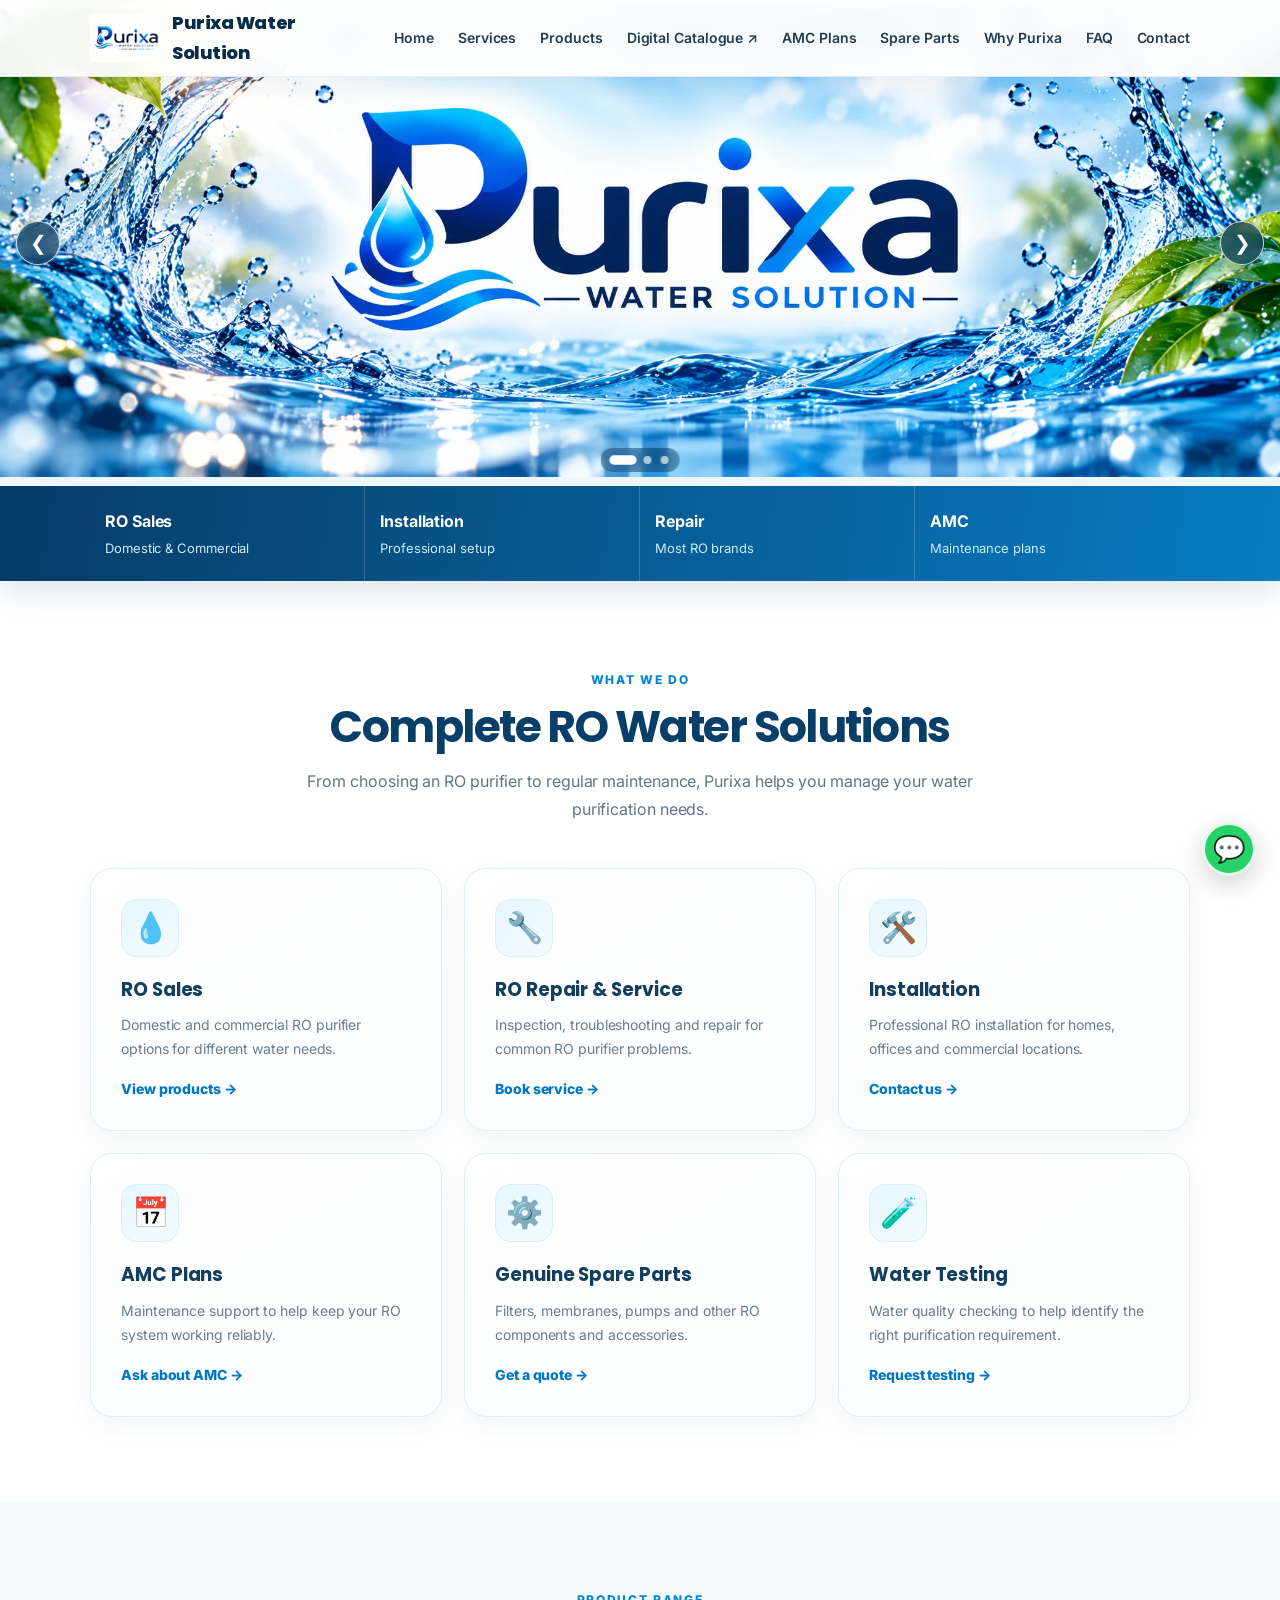
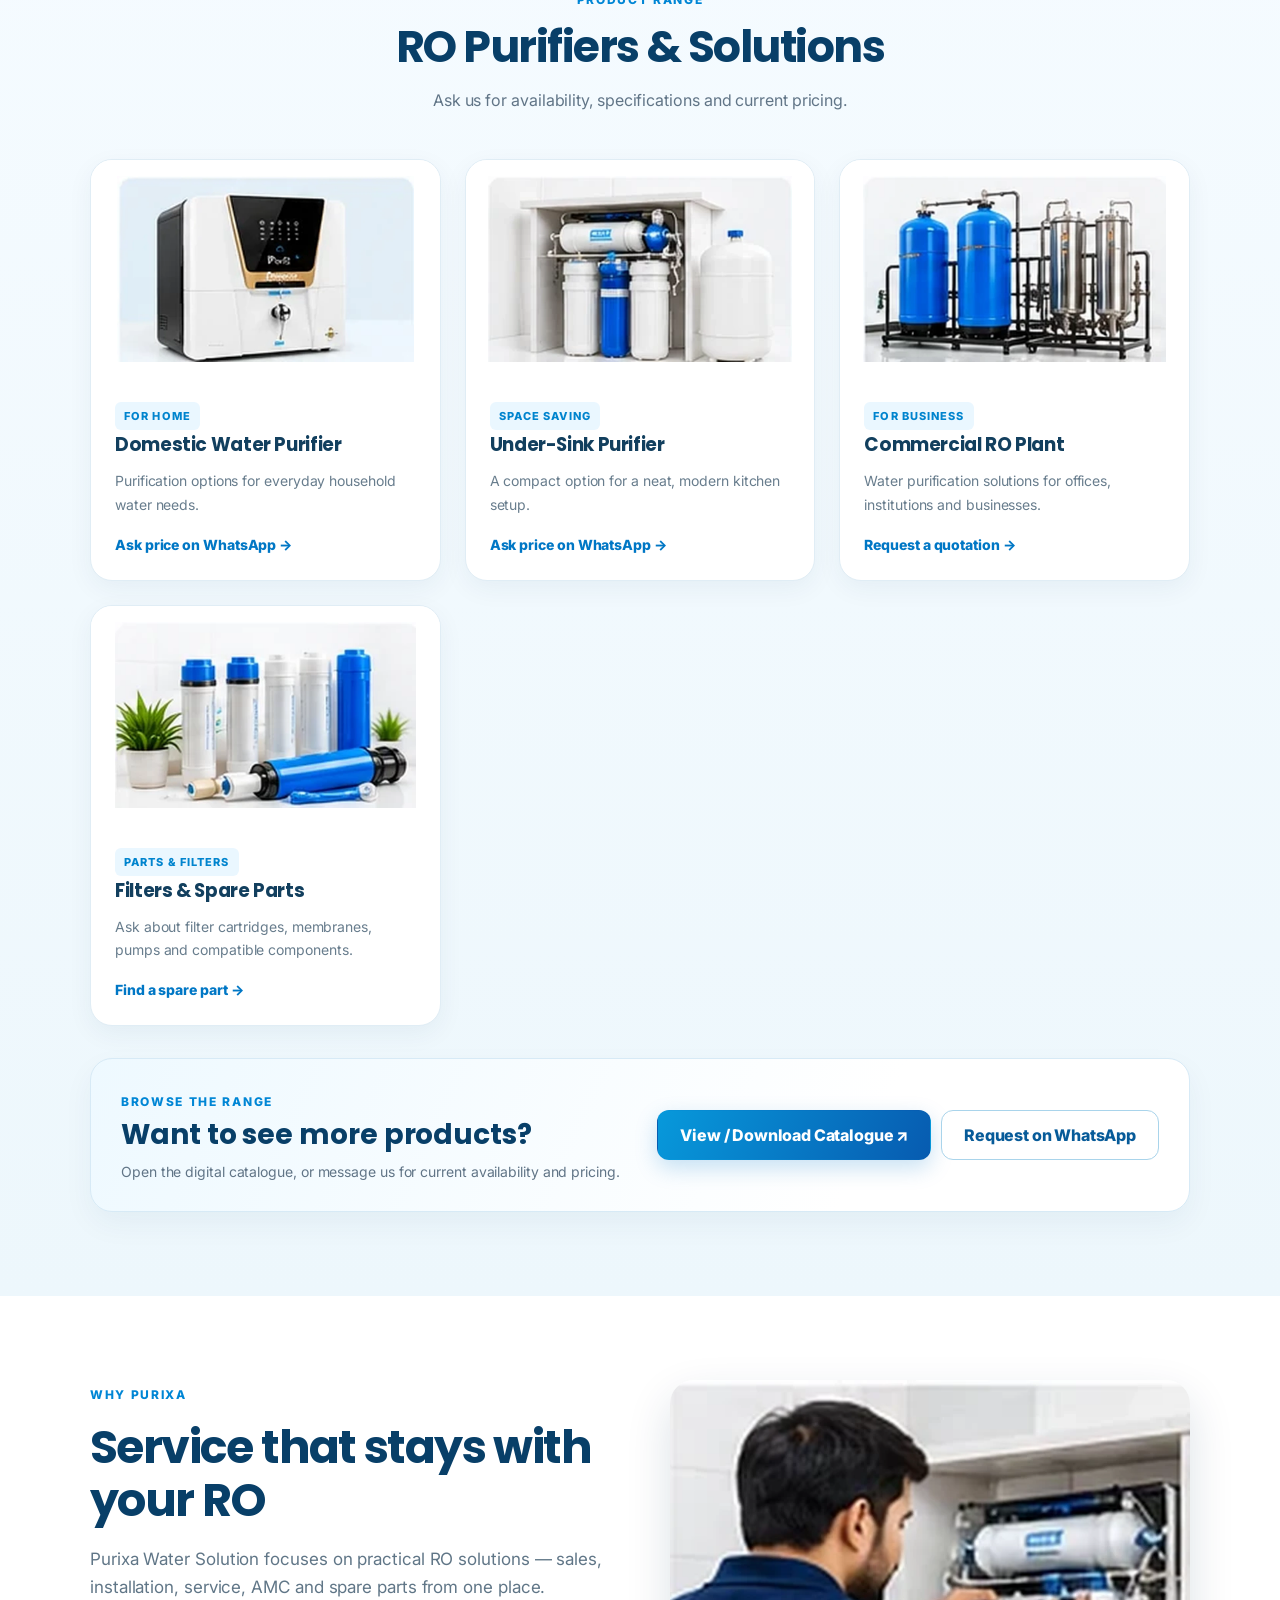
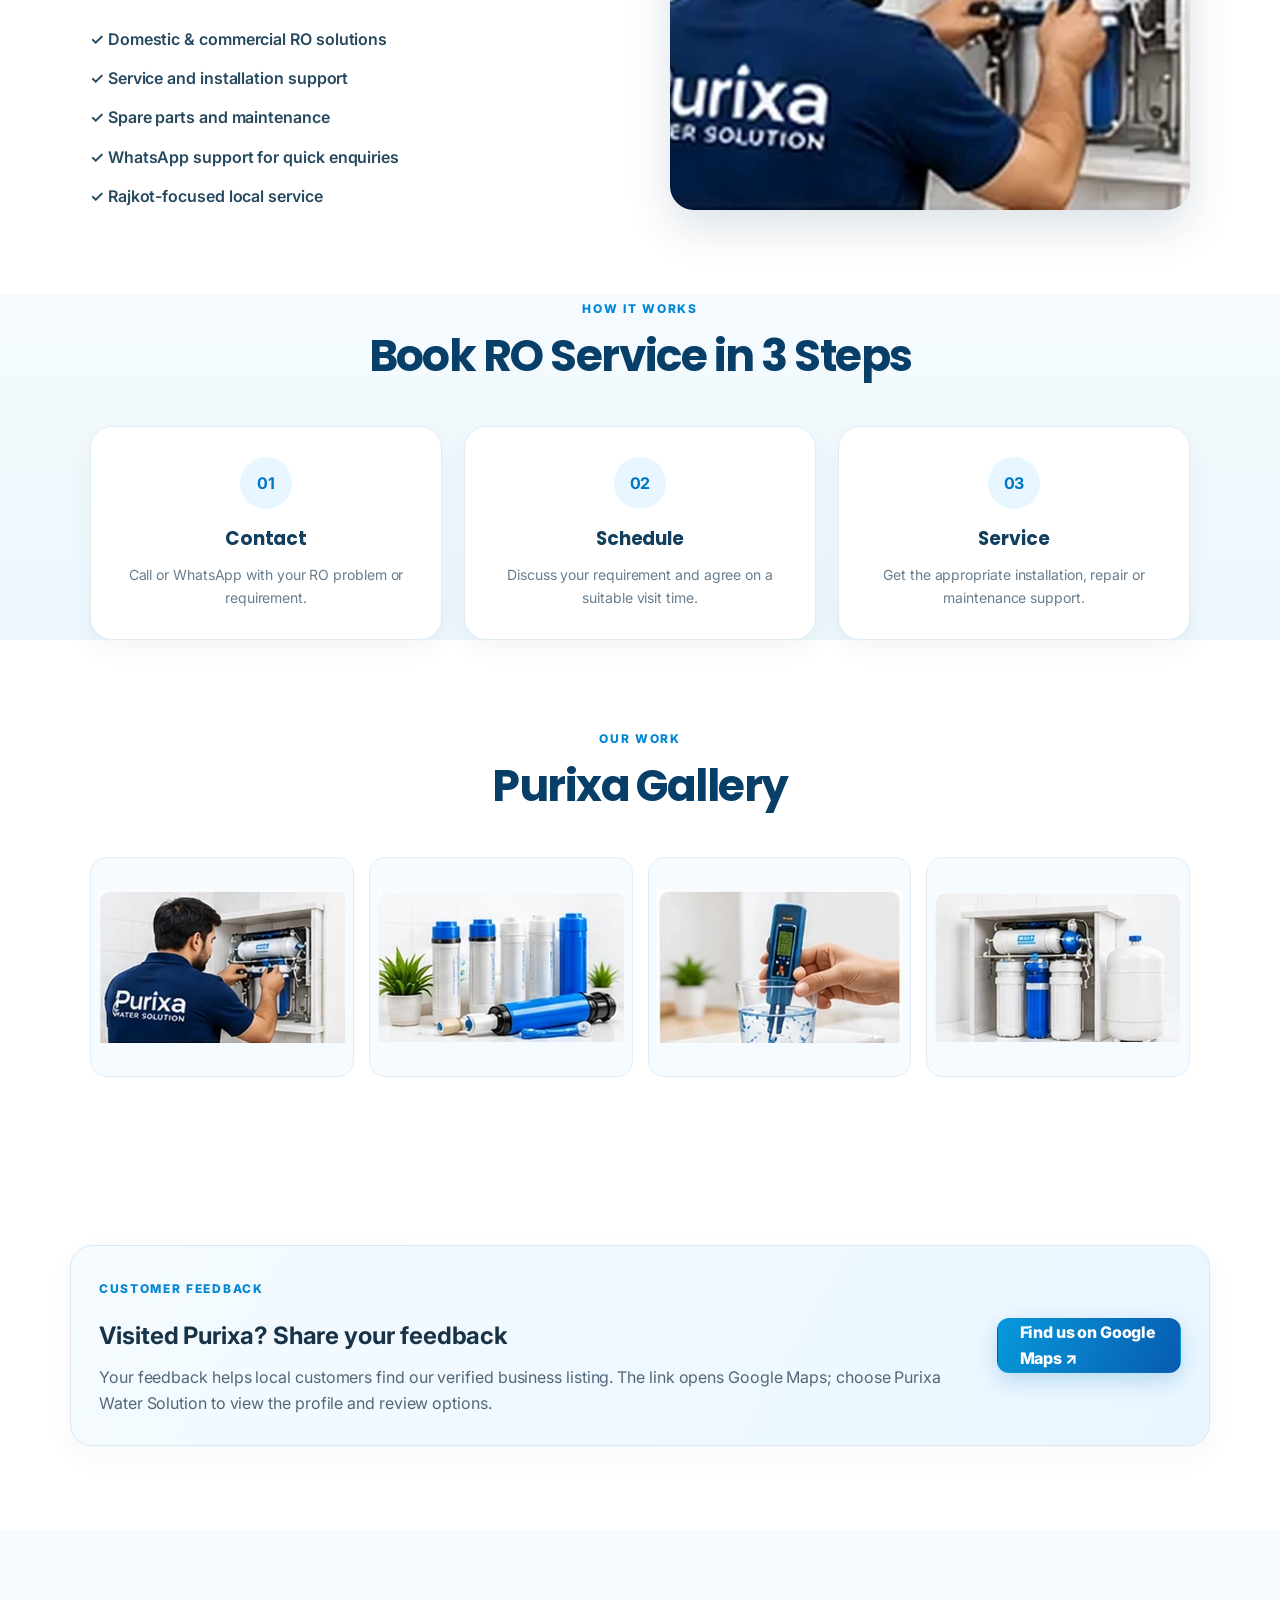
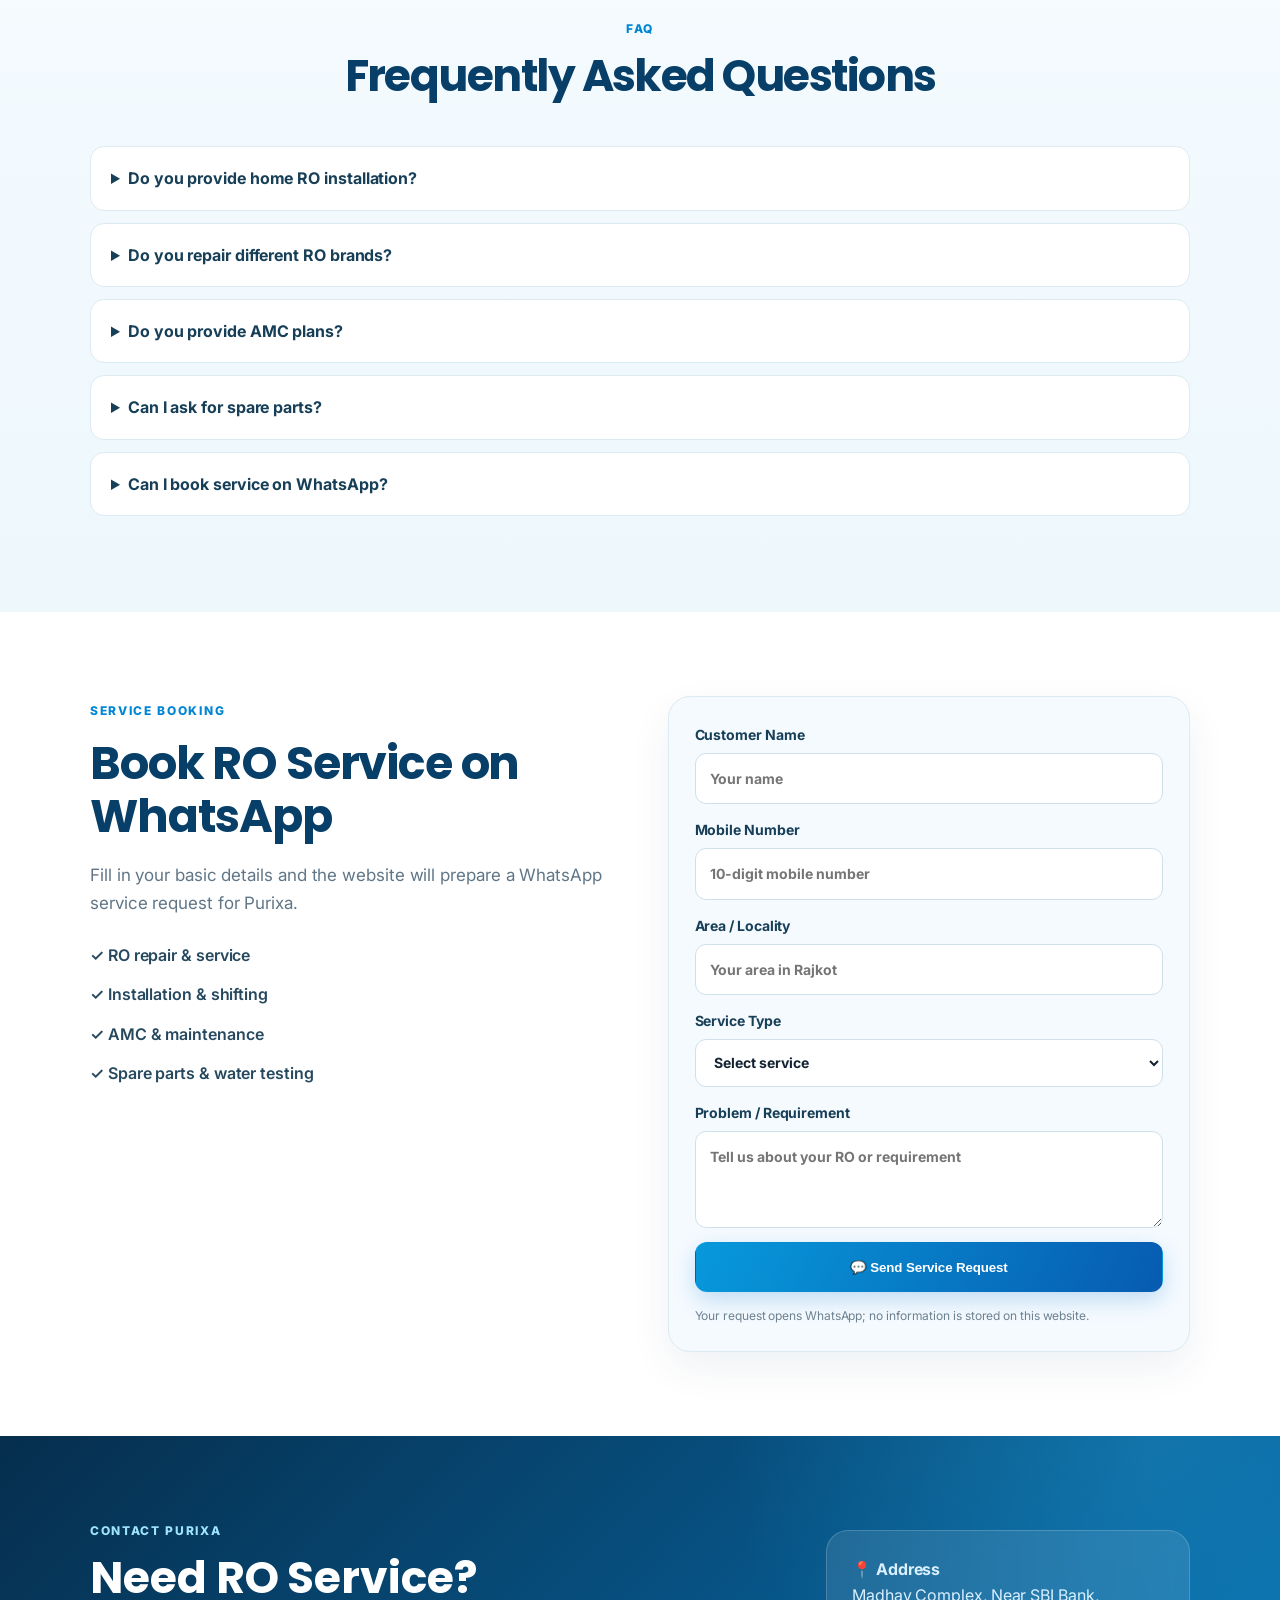
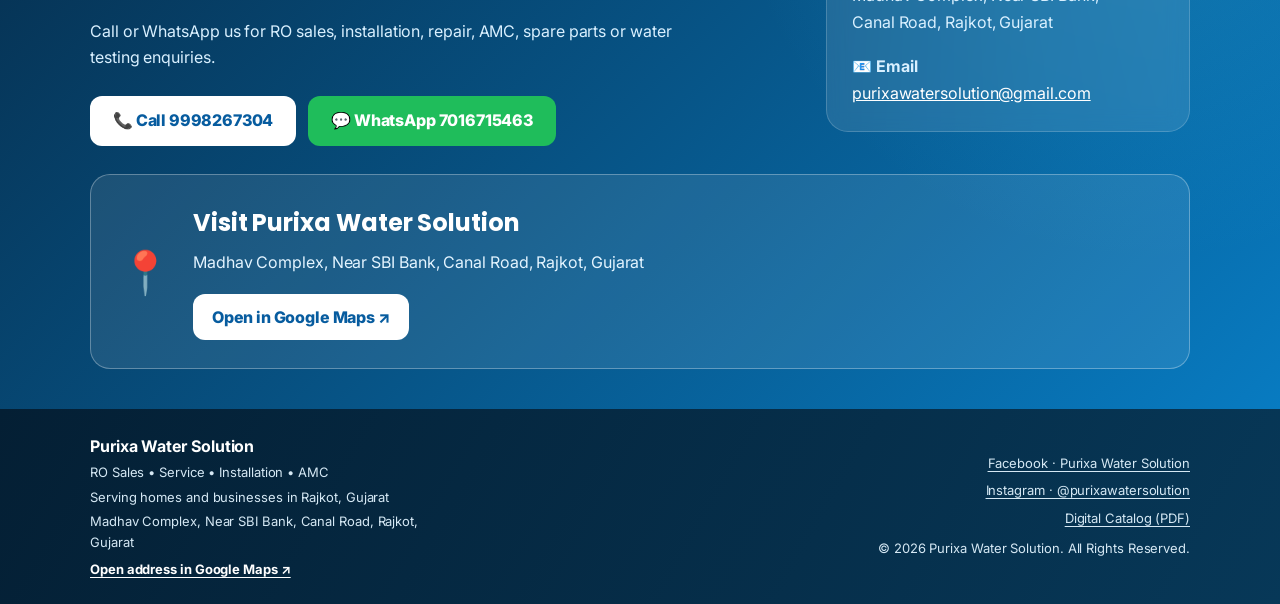
<file: index.html>
<!DOCTYPE html>
<html lang="en-IN">
<head>
<meta charset="UTF-8">
<meta name="viewport" content="width=device-width, initial-scale=1.0">
<title>Purixa Water Solution | RO Service, Sales & Installation in Rajkot</title>
<meta name="description" content="Purixa Water Solution in Rajkot — RO purifier sales, installation, repair, AMC, spare parts and water testing. Call or WhatsApp for service.">
<meta name="theme-color" content="#075c9f">
<meta name="color-scheme" content="light">
<meta property="og:locale" content="en_IN">
<meta name="robots" content="index,follow,max-image-preview:large">
<link rel="canonical" href="https://purixawater.github.io/purixa-website/">
<meta property="og:type" content="website">
<meta property="og:title" content="Purixa Water Solution | RO Service in Rajkot">
<meta property="og:description" content="RO sales, installation, repair, AMC, spare parts and water testing in Rajkot.">
<meta property="og:url" content="https://purixawater.github.io/purixa-website/">
<meta property="og:image" content="https://purixawater.github.io/purixa-website/slide1.webp">
<meta name="twitter:card" content="summary_large_image">
<meta name="twitter:title" content="Purixa Water Solution | RO Service in Rajkot">
<meta name="twitter:description" content="RO sales, installation, repair, AMC, spare parts and water testing in Rajkot.">
<meta name="twitter:image" content="https://purixawater.github.io/purixa-website/slide1.webp">
<link rel="icon" href="Logo.webp" type="image/webp">
<link rel="preconnect" href="https://fonts.googleapis.com">
<link rel="preconnect" href="https://fonts.gstatic.com" crossorigin>
<link href="https://fonts.googleapis.com/css2?family=Inter:wght@400;500;600;700;800&family=Poppins:wght@500;600;700;800&display=swap" rel="stylesheet">
<script type="application/ld+json">
{
  "@context":"https://schema.org",
  "@type":"LocalBusiness",
  "name":"Purixa Water Solution",
  "url":"https://purixawater.github.io/purixa-website/",
  "logo":"https://purixawater.github.io/purixa-website/Logo.webp",
  "image":"https://purixawater.github.io/purixa-website/slide1.webp",
  "telephone":"+919998267304",
  "email":"purixawatersolution@gmail.com",
  "description":"RO purifier sales, installation, repair, AMC, spare parts and water testing service in Rajkot.",
  "address":{"@type":"PostalAddress","streetAddress":"Madhav Complex, Near SBI Bank, Canal Road","addressLocality":"Rajkot","addressRegion":"Gujarat","addressCountry":"IN"},
  "areaServed":{"@type":"City","name":"Rajkot"},
  "sameAs":["https://www.facebook.com/purixawatersolution","https://www.instagram.com/purixawatersolution/","https://wa.me/917016715463"]
}
</script>
<link rel="preload" as="image" href="slide1.webp">
<link rel="stylesheet" href="style.css">
</head>
<body>
<a class="skip-link" href="#main-content">Skip to content</a>

<header class="site-header">
  <div class="container nav-wrap">
    <a class="brand" href="#home" aria-label="Purixa Water Solution home">
      <img src="Logo.webp" alt="Purixa Water Solution logo">
      <span>Purixa Water Solution</span>
    </a>
    <button class="menu-toggle" aria-label="Open menu" aria-controls="primary-navigation" aria-expanded="false">☰</button>
    <nav id="primary-navigation" class="nav-menu" aria-label="Primary navigation">
      <a href="#home">Home</a>
      <a href="#services">Services</a>
      <a href="#products">Products</a>
      <a href="catalogue.html" target="_blank" rel="noopener noreferrer">Digital Catalogue ↗</a>
      <a href="#amc">AMC Plans</a>
      <a href="#spares">Spare Parts</a>
      <a href="#why-us">Why Purixa</a>
      <a href="#faq">FAQ</a>
      <a href="#contact">Contact</a>
    </nav>
  </div>
</header>

<main id="main-content">
<section id="home" class="hero hero-slider-section" aria-label="Purixa Water Solution banner carousel">
  <div class="purixa-carousel" aria-roledescription="carousel" aria-label="Purixa promotional banners">
    <div class="purixa-slides">
      <img class="purixa-slide is-active" src="slide1.webp" alt="Purixa Water Solution — water splash and brand identity" fetchpriority="high" decoding="async">
      <img class="purixa-slide" src="slide2.webp" alt="Purixa Water Solution — RO water purifier products with water splash" loading="lazy" decoding="async">
      <img class="purixa-slide" src="slide3.webp" alt="Purixa Water Solution — clean water and logo" loading="lazy" decoding="async">
    </div>
    <button class="carousel-arrow carousel-prev" type="button" aria-label="Previous banner">&#10094;</button>
    <button class="carousel-arrow carousel-next" type="button" aria-label="Next banner">&#10095;</button>
    <div class="carousel-dots" role="group" aria-label="Choose banner">
      <button class="carousel-dot is-active" type="button" aria-label="Show banner 1" aria-current="true"></button>
      <button class="carousel-dot" type="button" aria-label="Show banner 2"></button>
      <button class="carousel-dot" type="button" aria-label="Show banner 3"></button>
    </div>
  </div>
</section>

<section class="quick-strip">
  <div class="container quick-grid">
    <div><strong>RO Sales</strong><span>Domestic & Commercial</span></div>
    <div><strong>Installation</strong><span>Professional setup</span></div>
    <div><strong>Repair</strong><span>Most RO brands</span></div>
    <div><strong>AMC</strong><span>Maintenance plans</span></div>
  </div>
</section>



<section id="services" class="section">
  <div class="container">
    <div class="section-heading">
      <span class="section-kicker">WHAT WE DO</span>
      <h2>Complete RO Water Solutions</h2>
      <p>From choosing an RO purifier to regular maintenance, Purixa helps you manage your water purification needs.</p>
    </div>
    <div class="card-grid">
      <article class="service-card"><div class="icon">💧</div><h3>RO Sales</h3><p>Domestic and commercial RO purifier options for different water needs.</p><a href="#products">View products →</a></article>
      <article class="service-card"><div class="icon">🔧</div><h3>RO Repair & Service</h3><p>Inspection, troubleshooting and repair for common RO purifier problems.</p><a href="#contact">Book service →</a></article>
      <article class="service-card"><div class="icon">🛠️</div><h3>Installation</h3><p>Professional RO installation for homes, offices and commercial locations.</p><a href="#contact">Contact us →</a></article>
      <article id="amc" class="service-card"><div class="icon">📅</div><h3>AMC Plans</h3><p>Maintenance support to help keep your RO system working reliably.</p><a href="#contact">Ask about AMC →</a></article>
      <article id="spares" class="service-card"><div class="icon">⚙️</div><h3>Genuine Spare Parts</h3><p>Filters, membranes, pumps and other RO components and accessories.</p><a href="#contact">Get a quote →</a></article>
      <article class="service-card"><div class="icon">🧪</div><h3>Water Testing</h3><p>Water quality checking to help identify the right purification requirement.</p><a href="#contact">Request testing →</a></article>
    </div>
  </div>
</section>

<section id="products" class="section section-soft">
  <div class="container">
    <div class="section-heading">
      <span class="section-kicker">PRODUCT RANGE</span>
      <h2>RO Purifiers & Solutions</h2>
      <p>Ask us for availability, specifications and current pricing.</p>
    </div>
    <div class="product-grid">
      <article class="product-card"><img src="domestic-ro.webp" alt="Domestic water purifier" loading="lazy"><div><span class="tag">FOR HOME</span><h3>Domestic Water Purifier</h3><p>Purification options for everyday household water needs.</p><a class="text-link" href="https://wa.me/917016715463?text=Hello%20Purixa%2C%20please%20share%20details%20and%20price%20for%20a%20domestic%20water%20purifier." target="_blank" rel="noopener noreferrer">Ask price on WhatsApp →</a></div></article>
      <article class="product-card"><img src="undersink-ro.webp" alt="Under-sink water purifier" loading="lazy"><div><span class="tag">SPACE SAVING</span><h3>Under-Sink Purifier</h3><p>A compact option for a neat, modern kitchen setup.</p><a class="text-link" href="https://wa.me/917016715463?text=Hello%20Purixa%2C%20please%20share%20details%20and%20price%20for%20an%20under-sink%20purifier." target="_blank" rel="noopener noreferrer">Ask price on WhatsApp →</a></div></article>
      <article class="product-card"><img src="commercial-plant.webp" alt="Commercial water purification plant" loading="lazy"><div><span class="tag">FOR BUSINESS</span><h3>Commercial RO Plant</h3><p>Water purification solutions for offices, institutions and businesses.</p><a class="text-link" href="https://wa.me/917016715463?text=Hello%20Purixa%2C%20I%20need%20a%20quotation%20for%20a%20commercial%20water%20purification%20plant." target="_blank" rel="noopener noreferrer">Request a quotation →</a></div></article>
      <article class="product-card"><img src="ro-spares.webp" alt="Water purifier filters and spare parts" loading="lazy"><div><span class="tag">PARTS & FILTERS</span><h3>Filters & Spare Parts</h3><p>Ask about filter cartridges, membranes, pumps and compatible components.</p><a class="text-link" href="https://wa.me/917016715463?text=Hello%20Purixa%2C%20I%20need%20water%20purifier%20spare%20parts.%20I%20can%20share%20a%20photo." target="_blank" rel="noopener noreferrer">Find a spare part →</a></div></article>
    </div>
    <div class="catalog-cta">
      <div><span class="section-kicker">BROWSE THE RANGE</span><h3>Want to see more products?</h3><p>Open the digital catalogue, or message us for current availability and pricing.</p></div>
      <div class="catalog-actions"><a class="btn btn-primary" href="catalogue.html" target="_blank" rel="noopener noreferrer">View / Download Catalogue ↗</a><a class="btn btn-outline" href="https://wa.me/917016715463?text=Hello%20Purixa%2C%20please%20send%20me%20your%20latest%20product%20catalogue." target="_blank" rel="noopener noreferrer">Request on WhatsApp</a></div>
    </div>
  </div>
</section>

<section id="why-us" class="section">
  <div class="container split">
    <div>
      <span class="section-kicker">WHY PURIXA</span>
      <h2>Service that stays with your RO</h2>
      <p class="lead">Purixa Water Solution focuses on practical RO solutions — sales, installation, service, AMC and spare parts from one place.</p>
      <div class="check-list">
        <div>✓ Domestic & commercial RO solutions</div>
        <div>✓ Service and installation support</div>
        <div>✓ Spare parts and maintenance</div>
        <div>✓ WhatsApp support for quick enquiries</div>
        <div>✓ Rajkot-focused local service</div>
      </div>
    </div>
    <div class="feature-image"><img src="technician-new.webp" alt="RO technician servicing a purifier" loading="lazy"></div>
  </div>
</section>

<section class="process section-soft">
  <div class="container">
    <div class="section-heading"><span class="section-kicker">HOW IT WORKS</span><h2>Book RO Service in 3 Steps</h2></div>
    <div class="steps">
      <div><b>01</b><h3>Contact</h3><p>Call or WhatsApp with your RO problem or requirement.</p></div>
      <div><b>02</b><h3>Schedule</h3><p>Discuss your requirement and agree on a suitable visit time.</p></div>
      <div><b>03</b><h3>Service</h3><p>Get the appropriate installation, repair or maintenance support.</p></div>
    </div>
  </div>
</section>

<section class="gallery-section section">
  <div class="container">
    <div class="section-heading"><span class="section-kicker">OUR WORK</span><h2>Purixa Gallery</h2></div>
    <div class="gallery-grid">
      <img src="technician-new.webp" alt="RO service and installation" loading="lazy">
      <img src="ro-spares.webp" alt="RO filters and spare parts" loading="lazy">
      <img src="water-testing.webp" alt="Water quality testing" loading="lazy">
      <img src="undersink-ro.webp" alt="Under-sink RO purifier" loading="lazy">
    </div>
  </div>
</section>

<section class="review-cta section">
  <div class="container review-cta-inner">
    <div><span class="section-kicker">CUSTOMER FEEDBACK</span><h2>Visited Purixa? Share your feedback</h2>
    <p>Your feedback helps local customers find our verified business listing. The link opens Google Maps; choose Purixa Water Solution to view the profile and review options.</p></div>
    <a class="btn btn-primary" href="https://www.google.com/maps/search/?api=1&query=Madhav+Complex%2C+Near+SBI+Bank%2C+Canal+Road%2C+Rajkot%2C+Gujarat" target="_blank" rel="noopener noreferrer" aria-label="Find Madhav Complex, Near SBI Bank, Canal Road, Rajkot on Google Maps">Find us on Google Maps ↗</a>
  </div>
</section>

<section id="faq" class="section section-soft">
  <div class="container faq-wrap">
    <div class="section-heading"><span class="section-kicker">FAQ</span><h2>Frequently Asked Questions</h2></div>
    <details><summary>Do you provide home RO installation?</summary><p>Yes. Purixa provides RO installation support for homes and offices in Rajkot.</p></details>
    <details><summary>Do you repair different RO brands?</summary><p>We provide repair and service support for many common RO purifier brands. Share your model/problem with us for confirmation.</p></details>
    <details><summary>Do you provide AMC plans?</summary><p>Yes. Contact us for current AMC options, coverage and pricing.</p></details>
    <details><summary>Can I ask for spare parts?</summary><p>Yes. WhatsApp the part name or a photo of the RO component and we can check the requirement.</p></details>
    <details><summary>Can I book service on WhatsApp?</summary><p>Yes. Use the WhatsApp button and send your name, area and RO problem.</p></details>
  </div>
</section>

<section id="booking" class="section booking-section">
  <div class="container booking-grid">
    <div>
      <span class="section-kicker">SERVICE BOOKING</span>
      <h2>Book RO Service on WhatsApp</h2>
      <p class="lead">Fill in your basic details and the website will prepare a WhatsApp service request for Purixa.</p>
      <div class="check-list">
        <div>✓ RO repair & service</div>
        <div>✓ Installation & shifting</div>
        <div>✓ AMC & maintenance</div>
        <div>✓ Spare parts & water testing</div>
      </div>
    </div>
    <form id="serviceForm" class="service-form">
      <label>Customer Name<input id="customerName" name="customerName" type="text" autocomplete="name" required placeholder="Your name"></label>
      <label>Mobile Number<input id="customerMobile" name="customerMobile" type="tel" inputmode="numeric" autocomplete="tel" pattern="[0-9]{10}" required placeholder="10-digit mobile number"></label>
      <label>Area / Locality<input id="customerArea" name="customerArea" type="text" autocomplete="address-level2" required placeholder="Your area in Rajkot"></label>
      <label>Service Type<select id="serviceType" name="serviceType" required><option value="">Select service</option><option>RO Repair & Service</option><option>RO Installation</option><option>AMC</option><option>Spare Parts</option><option>Water Testing</option><option>RO Purchase Enquiry</option></select></label>
      <label>Problem / Requirement<textarea id="serviceMessage" name="serviceMessage" rows="3" placeholder="Tell us about your RO or requirement"></textarea></label>
      <button class="btn btn-primary" type="submit">💬 Send Service Request</button>
      <small>Your request opens WhatsApp; no information is stored on this website.</small>
    </form>
  </div>
</section>

<section id="contact" class="contact-section">
  <div class="container contact-grid">
    <div>
      <span class="section-kicker light">CONTACT PURIXA</span>
      <h2>Need RO Service?</h2>
      <p>Call or WhatsApp us for RO sales, installation, repair, AMC, spare parts or water testing enquiries.</p>
      <div class="contact-actions">
        <a class="btn btn-light" href="tel:+919998267304">📞 Call 9998267304</a>
        <a class="btn btn-whatsapp" href="https://wa.me/917016715463?text=Hello%20Purixa%20Water%20Solution%2C%20I%20need%20help%20with%20my%20water%20purifier." target="_blank" rel="noopener noreferrer">💬 WhatsApp 7016715463</a>
      </div>
    </div>
    <div class="contact-info">
      <p><strong>📍 Address</strong><br>Madhav Complex, Near SBI Bank,<br>Canal Road, Rajkot, Gujarat</p>
      <p><strong>📧 Email</strong><br><a href="mailto:purixawatersolution@gmail.com">purixawatersolution@gmail.com</a></p>
    </div>
  </div>
  <div class="container map-wrap">
    <div class="map-card">
      <div class="map-pin" aria-hidden="true">📍</div>
      <div><h3>Visit Purixa Water Solution</h3><p>Madhav Complex, Near SBI Bank, Canal Road, Rajkot, Gujarat</p><a class="btn btn-light" href="https://www.google.com/maps/search/?api=1&query=Madhav+Complex%2C+Near+SBI+Bank%2C+Canal+Road%2C+Rajkot%2C+Gujarat" target="_blank" rel="noopener noreferrer">Open in Google Maps ↗</a></div>
    </div>
  </div>
</section>
</main>

<footer>
  <div class="container footer-wrap">
    <div><strong>Purixa Water Solution</strong><span>RO Sales • Service • Installation • AMC</span><span>Serving homes and businesses in Rajkot, Gujarat</span><span class="footer-address">Madhav Complex, Near SBI Bank, Canal Road, Rajkot, Gujarat</span><a class="footer-map-link" href="https://www.google.com/maps/search/?api=1&amp;query=Madhav+Complex%2C+Near+SBI+Bank%2C+Canal+Road%2C+Rajkot%2C+Gujarat" target="_blank" rel="noopener noreferrer">Open address in Google Maps ↗</a></div>
    <div class="footer-social"><a href="https://www.facebook.com/purixawatersolution" target="_blank" rel="noopener noreferrer">Facebook · Purixa Water Solution</a><a href="https://www.instagram.com/purixawatersolution/" target="_blank" rel="noopener noreferrer">Instagram · @purixawatersolution</a><a href="catalogue.html" target="_blank" rel="noopener noreferrer">Digital Catalog (PDF)</a><span>© 2026 Purixa Water Solution. All Rights Reserved.</span></div>
  </div>
</footer>

<a class="floating-whatsapp" href="https://wa.me/917016715463?text=Hello%20Purixa%20Water%20Solution%2C%20I%20need%20RO%20service." target="_blank" rel="noopener noreferrer" aria-label="Chat on WhatsApp">💬</a>
<button class="back-top" aria-label="Back to top">↑</button>
<script src="script.js"></script>
</body>
</html>
</file>
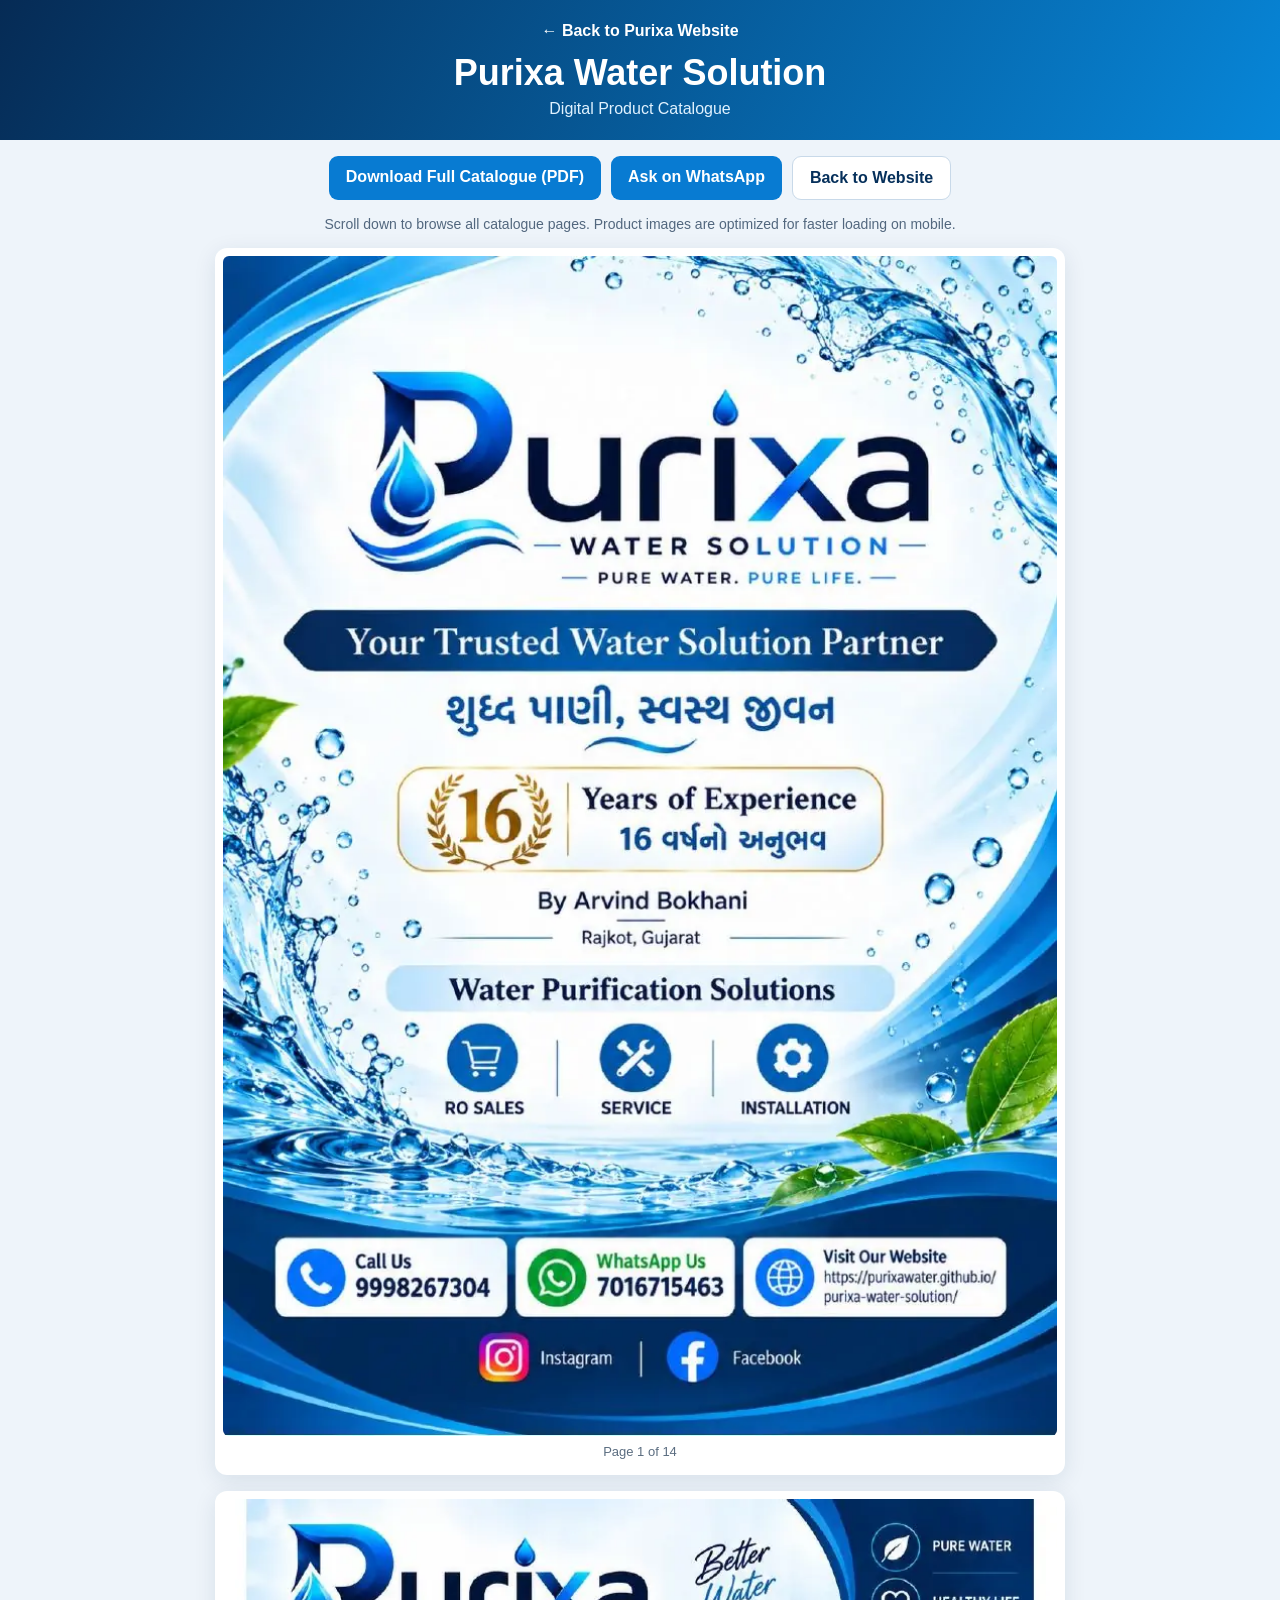
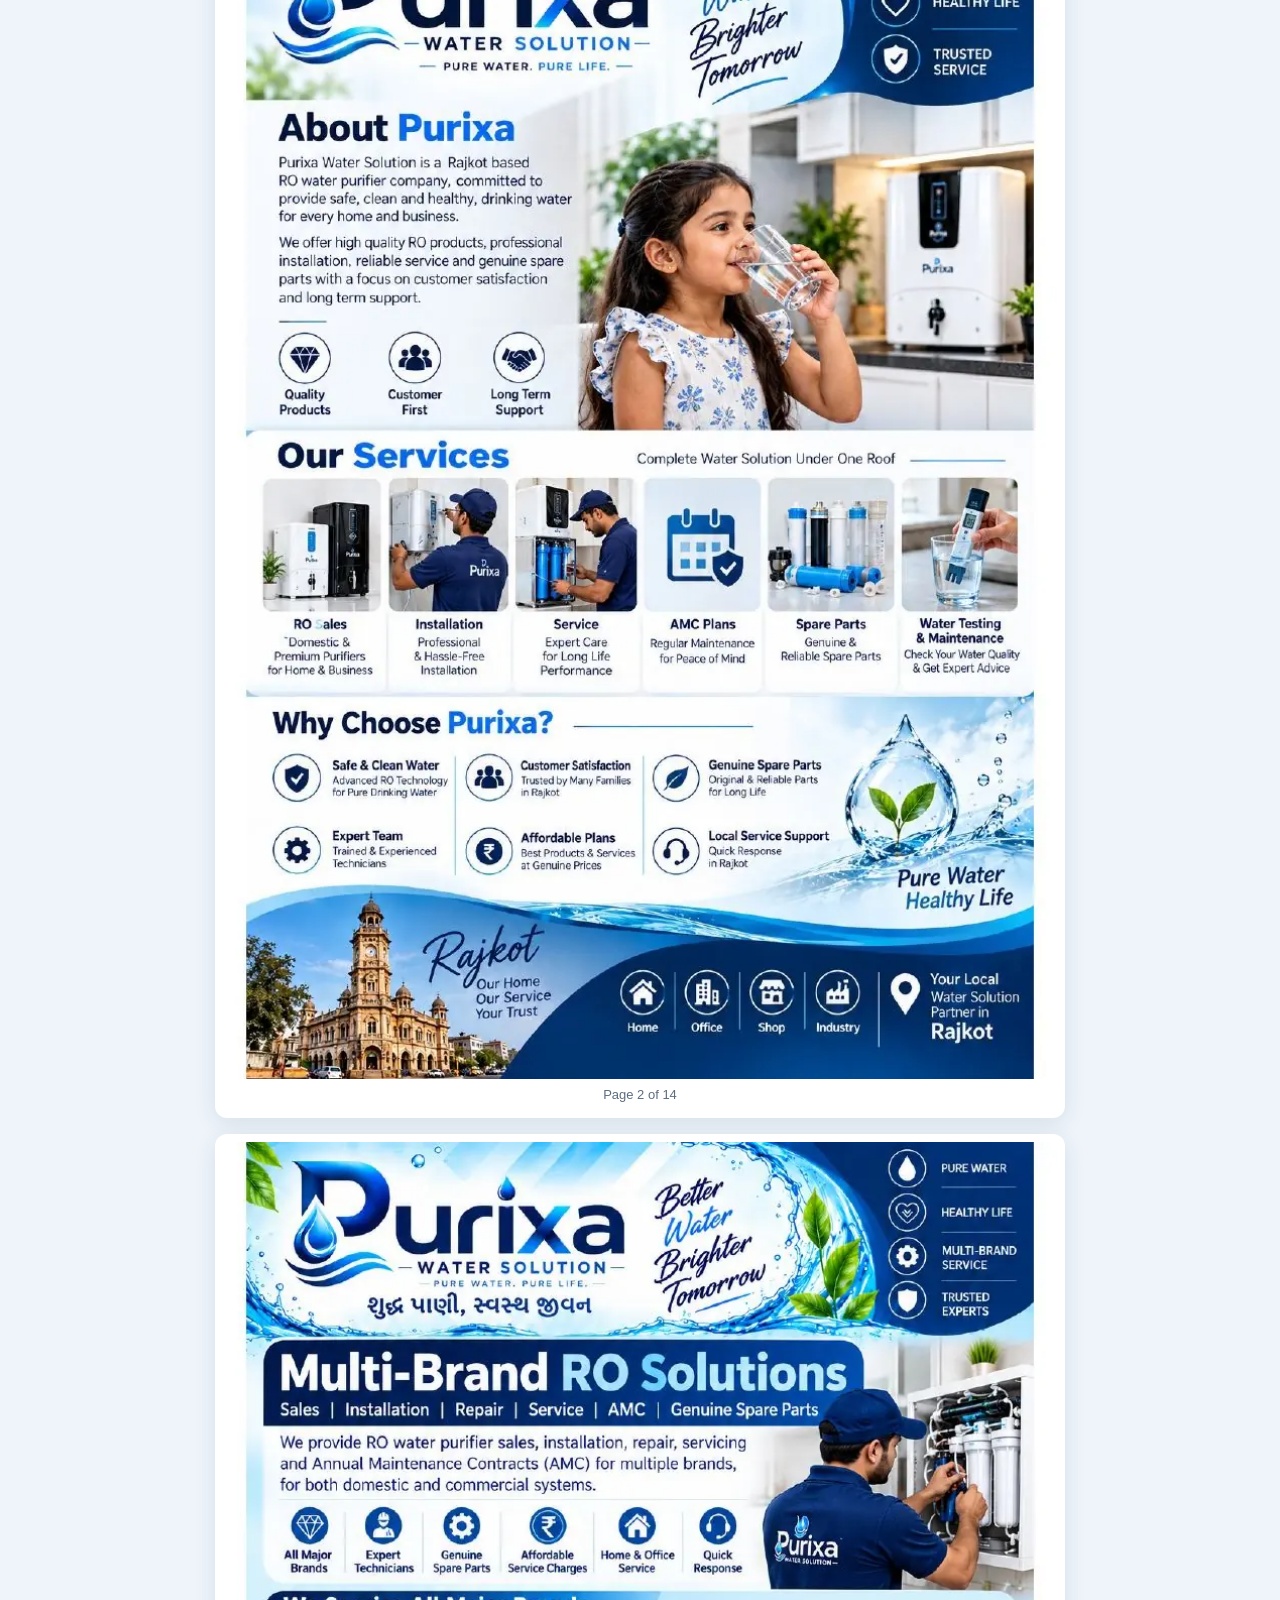
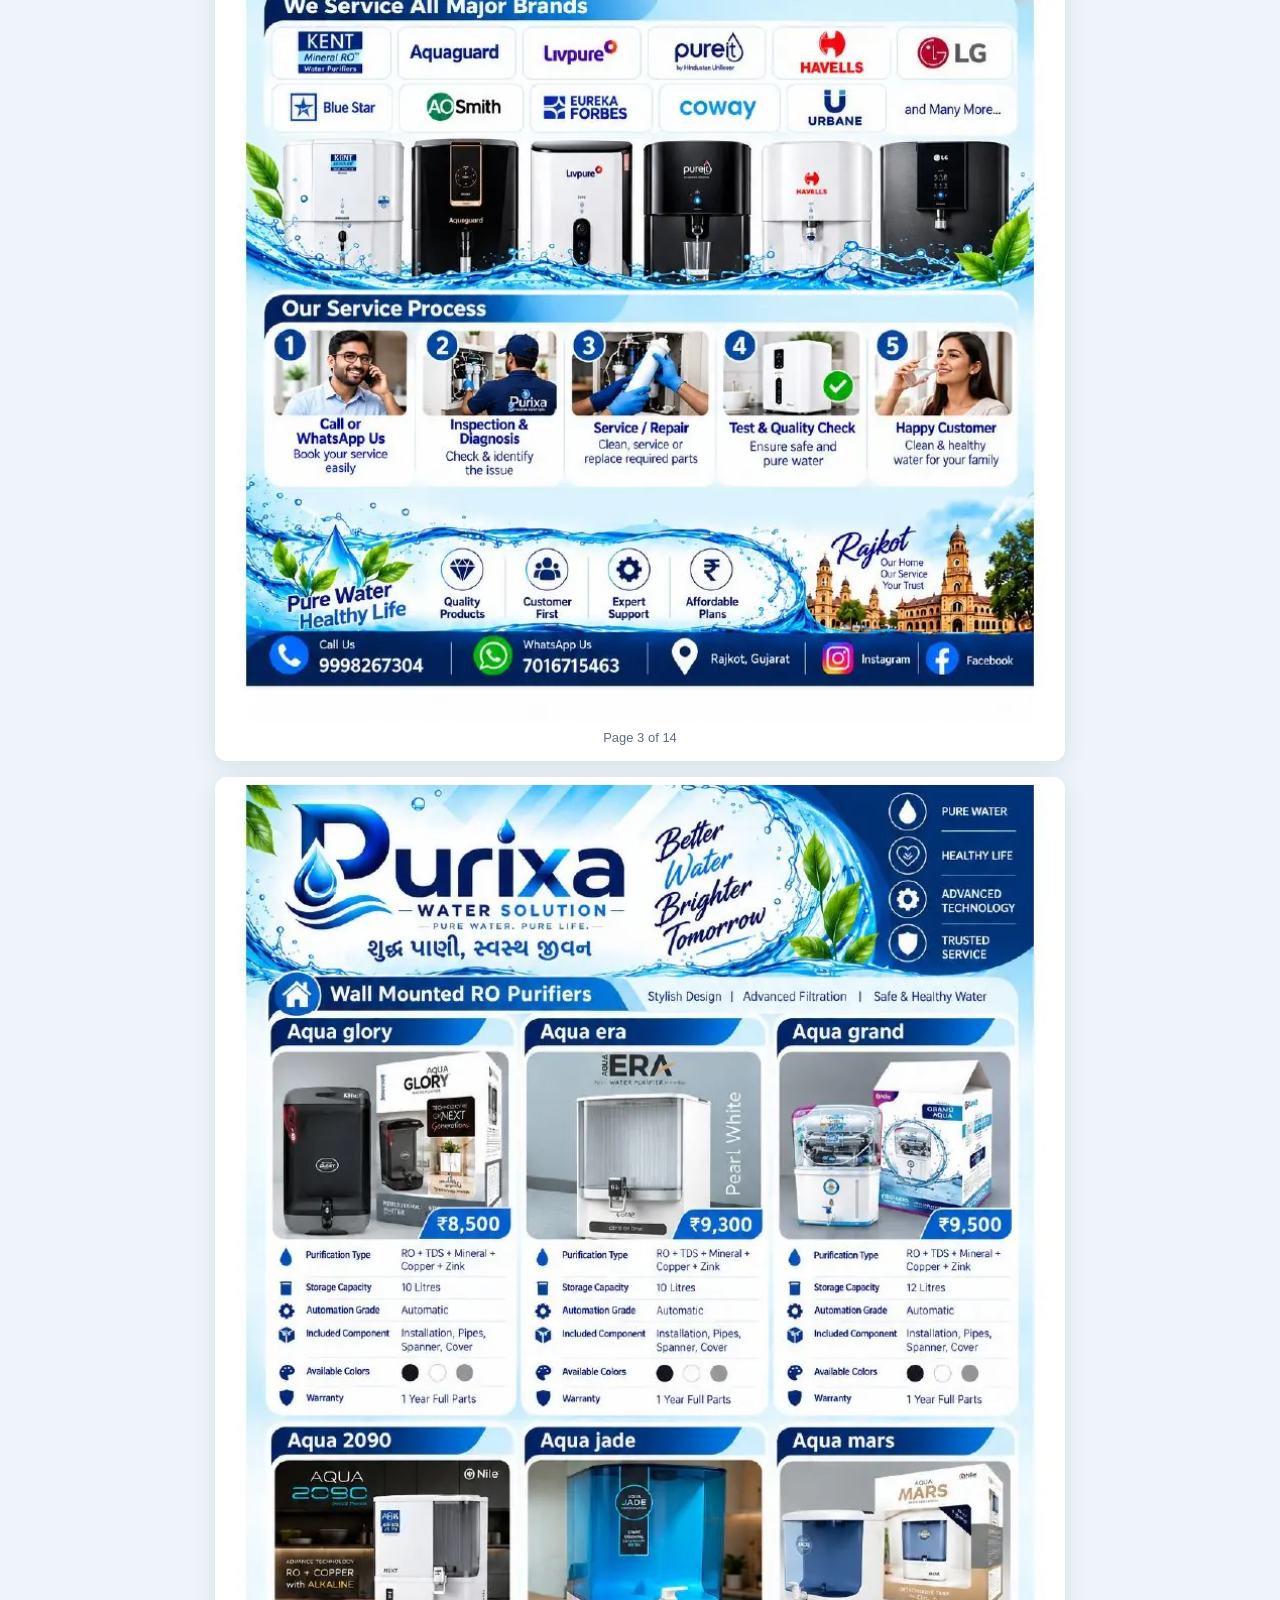
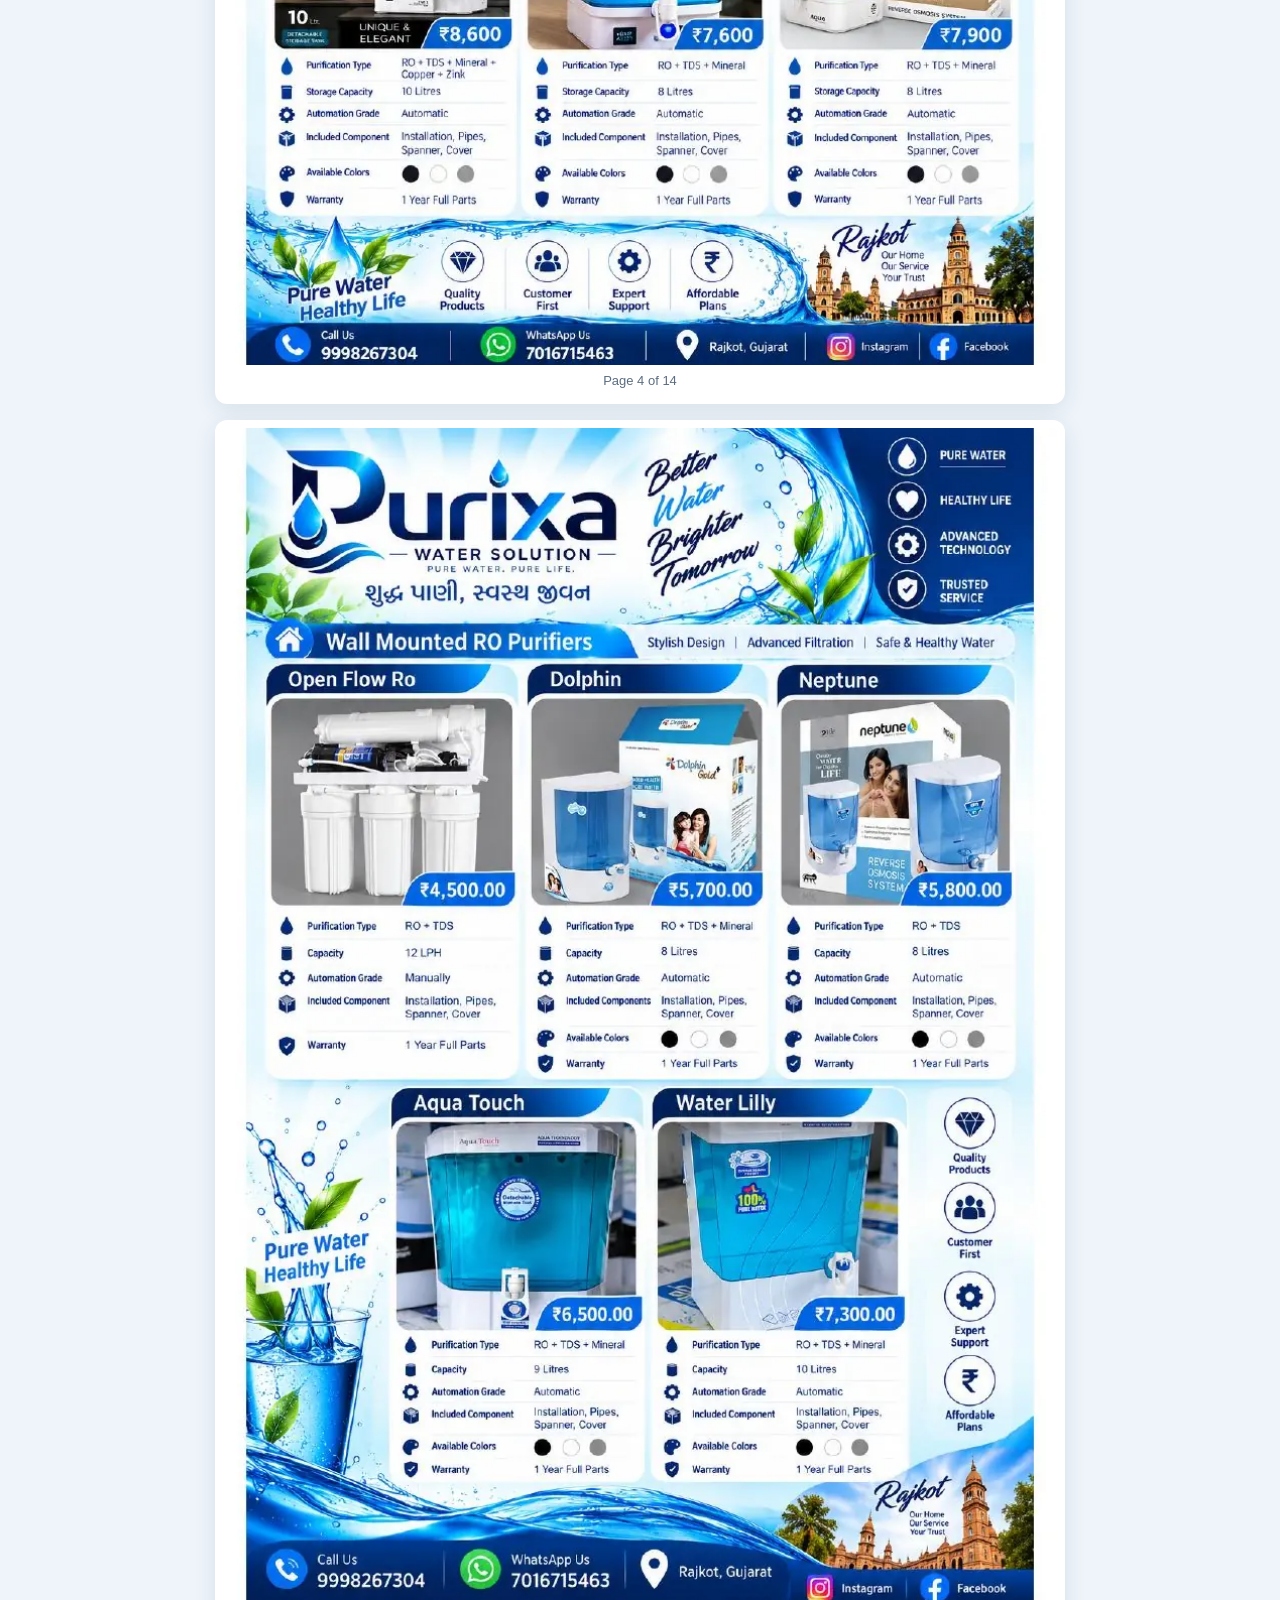
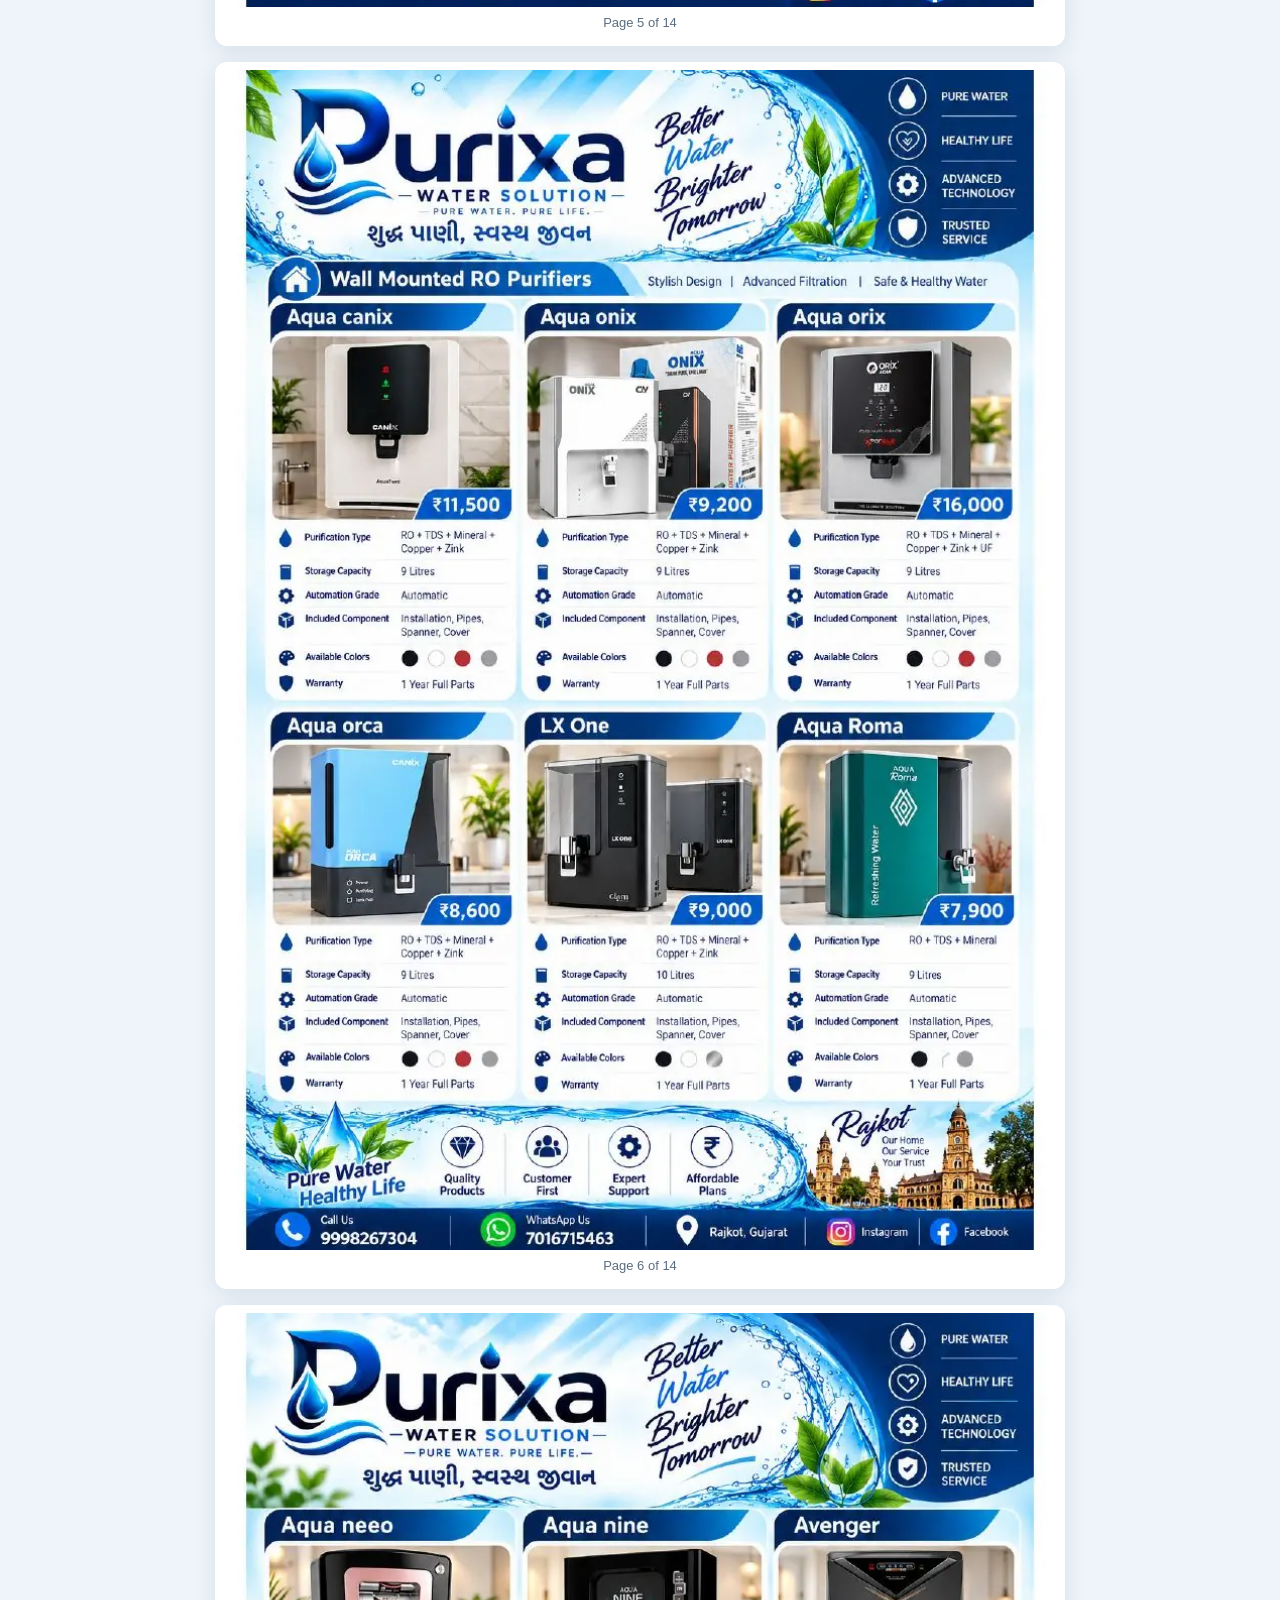
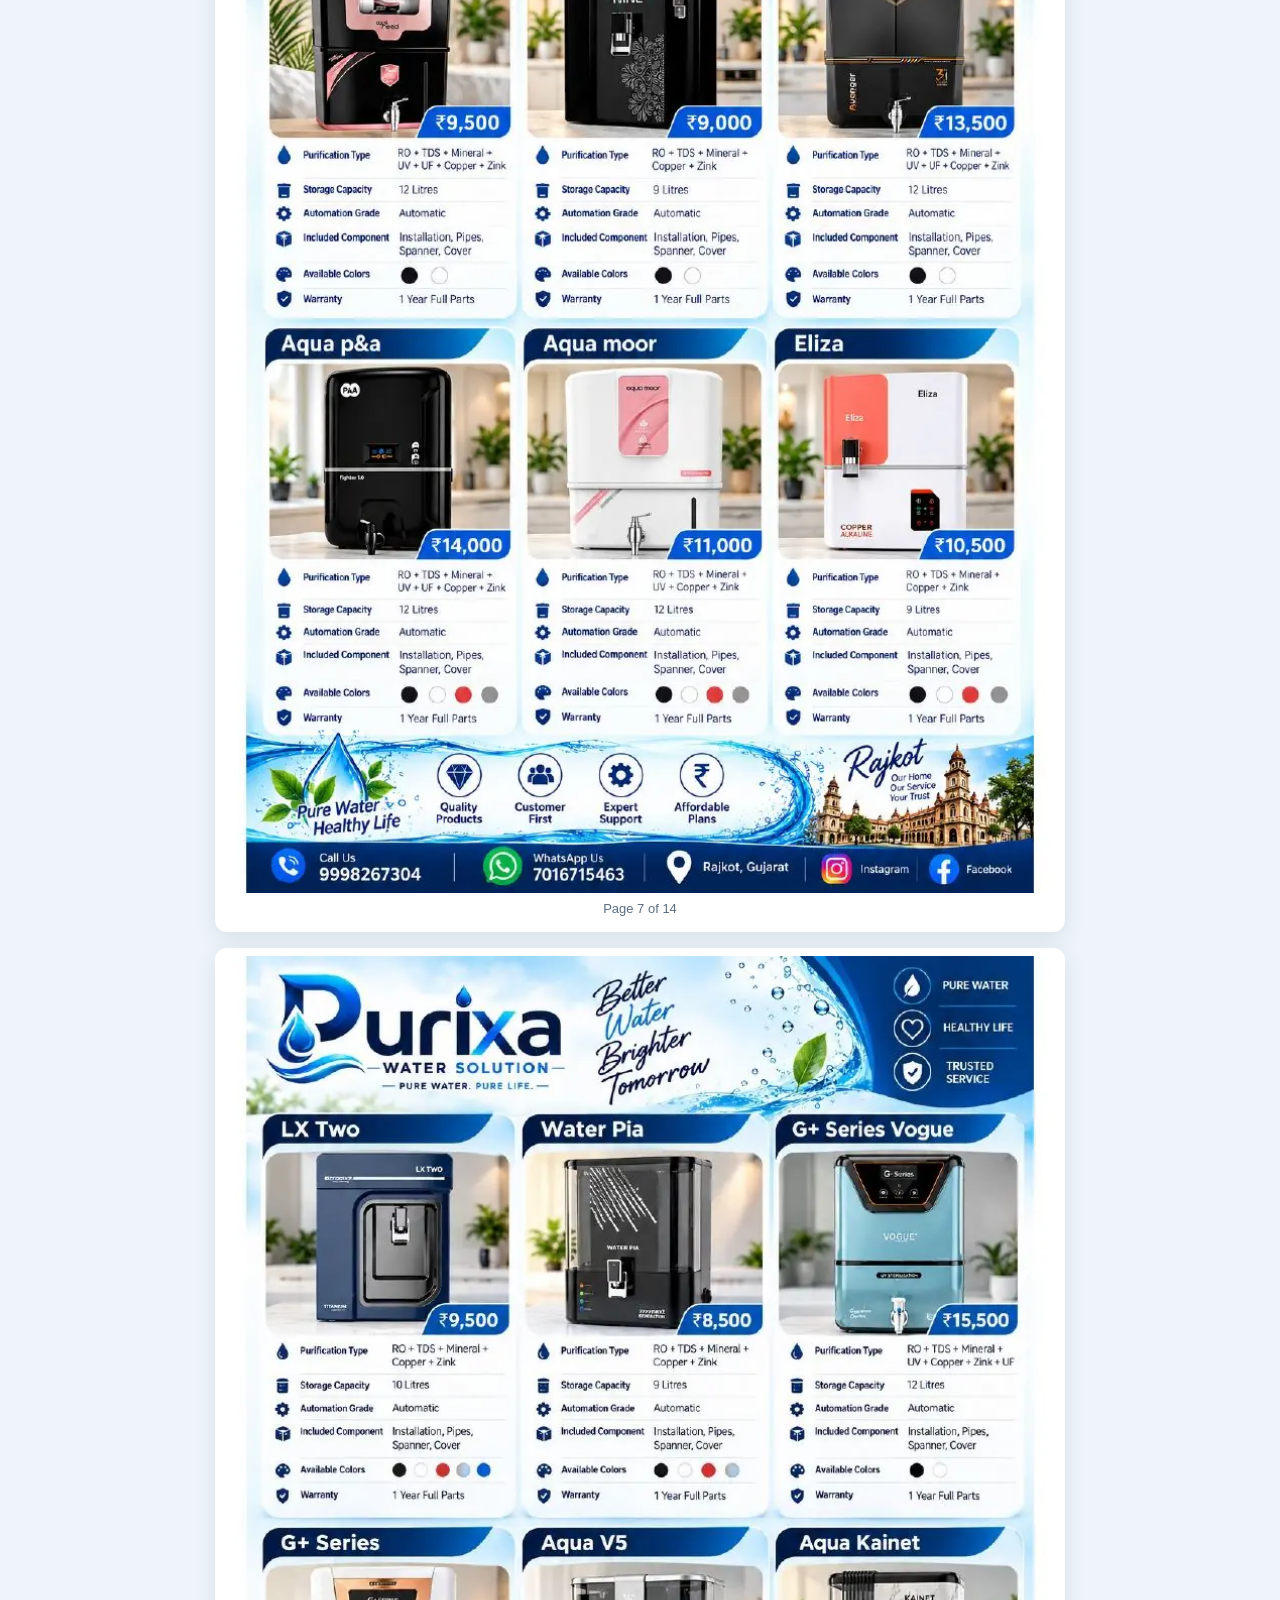
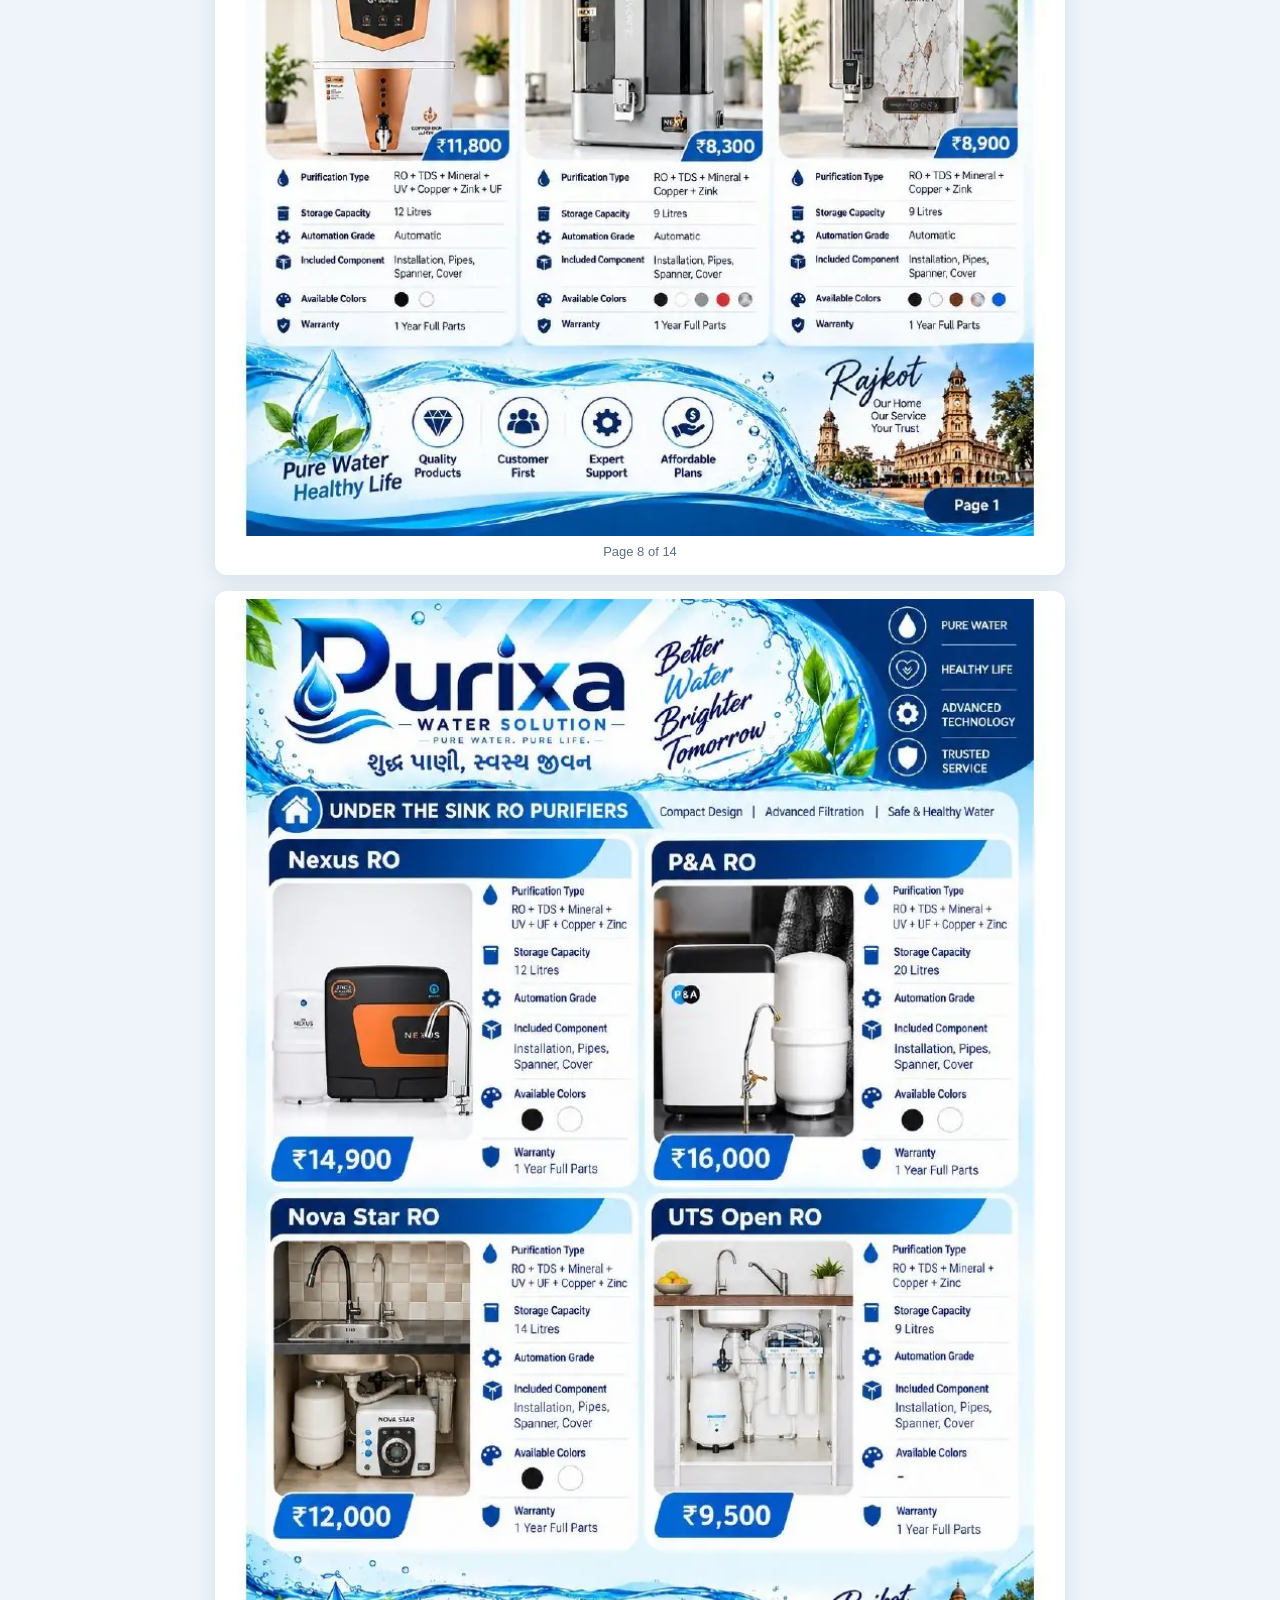
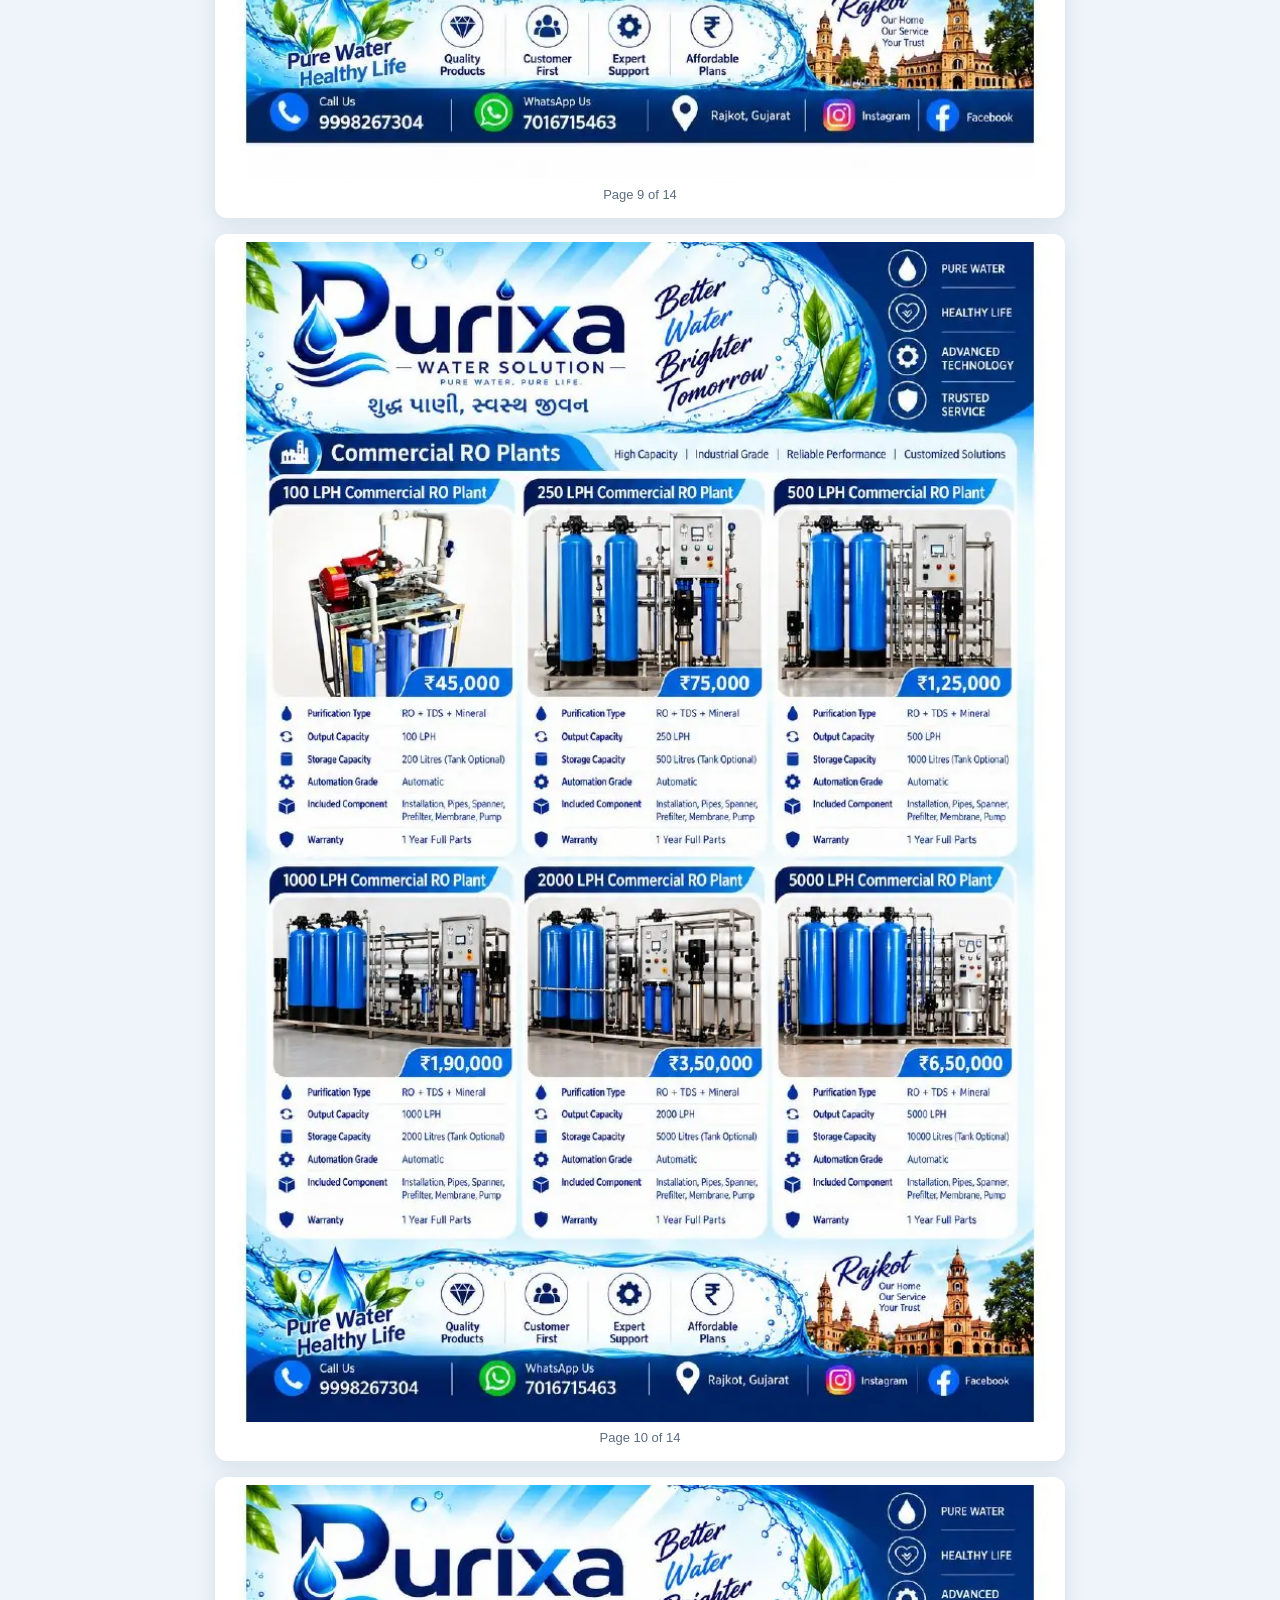
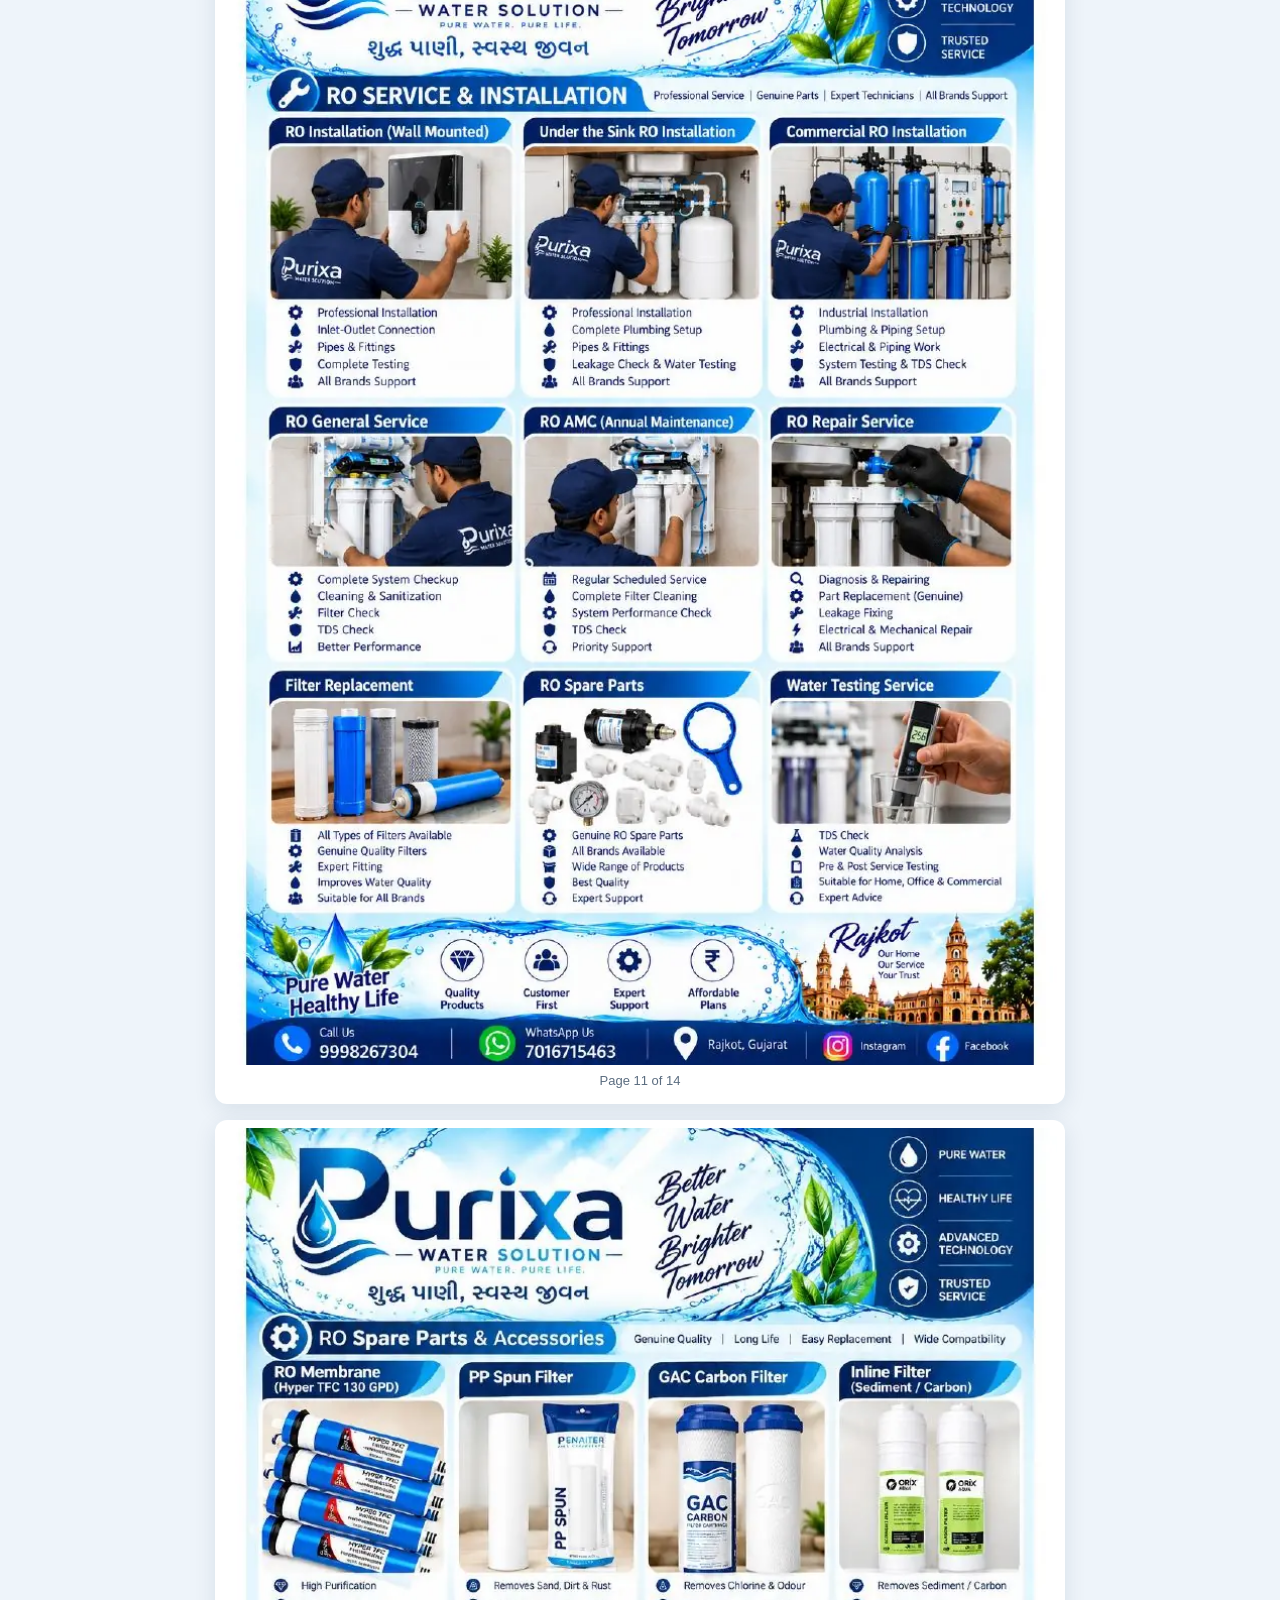
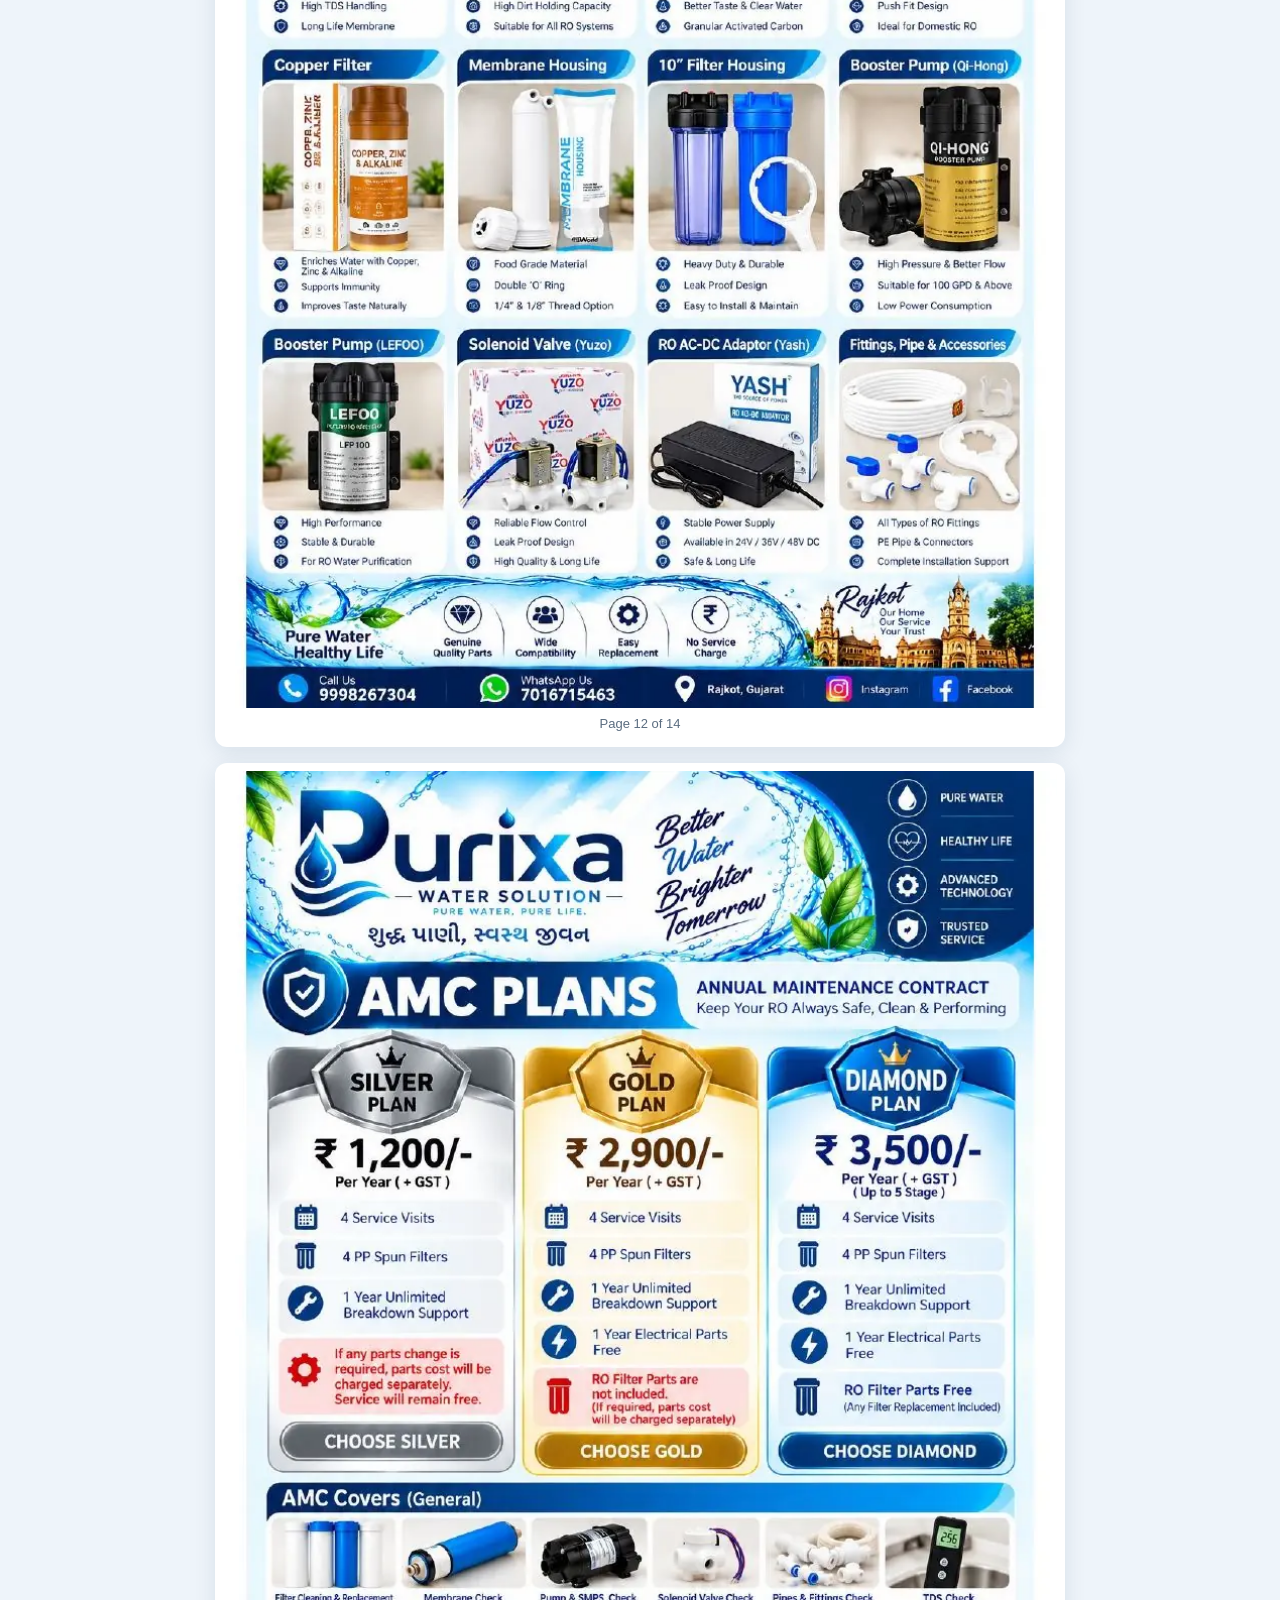
<file: catalogue.html>
<!doctype html>
<html lang="en">
<head>
<meta charset="utf-8">
<meta name="viewport" content="width=device-width,initial-scale=1">
<meta name="description" content="Browse the Purixa Water Solution digital product catalogue.">
<title>Digital Catalogue | Purixa Water Solution</title>
<style>
:root{--navy:#062b55;--blue:#087bd2;--pale:#f2f8ff}
*{box-sizing:border-box}body{margin:0;font-family:Arial,Helvetica,sans-serif;background:#eef4fa;color:#12243a}
header{background:linear-gradient(120deg,#062b55,#0786d8);color:#fff;padding:22px 16px;text-align:center}
header a{color:#fff;text-decoration:none;font-weight:700}header h1{font-size:clamp(24px,4vw,36px);margin:12px 0 6px}header p{margin:0;color:#e0f2ff}
.actions{display:flex;gap:10px;justify-content:center;flex-wrap:wrap;padding:16px}
.btn{display:inline-block;padding:12px 17px;border-radius:9px;background:#087bd2;color:#fff;text-decoration:none;font-weight:700}
.btn.alt{background:#fff;color:#06305b;border:1px solid #c8d9e9}
main{max-width:1000px;margin:0 auto;padding:0 12px 36px}
.note{text-align:center;color:#52677e;font-size:14px;margin:0 0 16px}
.page{background:#fff;border-radius:12px;box-shadow:0 5px 22px #0a31501a;margin:16px auto;padding:8px;max-width:850px}
.page img{display:block;width:100%;height:auto;border-radius:6px}
.page-label{text-align:center;font-size:13px;color:#5b6d80;padding:8px}
footer{text-align:center;padding:20px;color:#536a80}
</style>
</head>
<body>
<header><a href="index.html">← Back to Purixa Website</a><h1>Purixa Water Solution</h1><p>Digital Product Catalogue</p></header>
<div class="actions"><a class="btn" href="catalog.pdf" download>Download Full Catalogue (PDF)</a><a class="btn" href="https://wa.me/917016715463?text=Hello%20Purixa%2C%20please%20help%20me%20with%20your%20product%20catalogue." target="_blank" rel="noopener noreferrer">Ask on WhatsApp</a><a class="btn alt" href="index.html">Back to Website</a></div>
<main><p class="note">Scroll down to browse all catalogue pages. Product images are optimized for faster loading on mobile.</p>
<section class="page"><img src="catalogue-pages/page-01.webp" alt="Purixa catalogue page 1" loading="eager"><div class="page-label">Page 1 of 14</div></section>
<section class="page"><img src="catalogue-pages/page-02.webp" alt="Purixa catalogue page 2" loading="eager"><div class="page-label">Page 2 of 14</div></section>
<section class="page"><img src="catalogue-pages/page-03.webp" alt="Purixa catalogue page 3" loading="lazy"><div class="page-label">Page 3 of 14</div></section>
<section class="page"><img src="catalogue-pages/page-04.webp" alt="Purixa catalogue page 4" loading="lazy"><div class="page-label">Page 4 of 14</div></section>
<section class="page"><img src="catalogue-pages/page-05.webp" alt="Purixa catalogue page 5" loading="lazy"><div class="page-label">Page 5 of 14</div></section>
<section class="page"><img src="catalogue-pages/page-06.webp" alt="Purixa catalogue page 6" loading="lazy"><div class="page-label">Page 6 of 14</div></section>
<section class="page"><img src="catalogue-pages/page-07.webp" alt="Purixa catalogue page 7" loading="lazy"><div class="page-label">Page 7 of 14</div></section>
<section class="page"><img src="catalogue-pages/page-08.webp" alt="Purixa catalogue page 8" loading="lazy"><div class="page-label">Page 8 of 14</div></section>
<section class="page"><img src="catalogue-pages/page-09.webp" alt="Purixa catalogue page 9" loading="lazy"><div class="page-label">Page 9 of 14</div></section>
<section class="page"><img src="catalogue-pages/page-10.webp" alt="Purixa catalogue page 10" loading="lazy"><div class="page-label">Page 10 of 14</div></section>
<section class="page"><img src="catalogue-pages/page-11.webp" alt="Purixa catalogue page 11" loading="lazy"><div class="page-label">Page 11 of 14</div></section>
<section class="page"><img src="catalogue-pages/page-12.webp" alt="Purixa catalogue page 12" loading="lazy"><div class="page-label">Page 12 of 14</div></section>
<section class="page"><img src="catalogue-pages/page-13.webp" alt="Purixa catalogue page 13" loading="lazy"><div class="page-label">Page 13 of 14</div></section>
<section class="page"><img src="catalogue-pages/page-14.webp" alt="Purixa catalogue page 14" loading="lazy"><div class="page-label">Page 14 of 14</div></section>
</main><footer>© 2026 Purixa Water Solution</footer></body></html>
</file>
<file: style.css>
*{box-sizing:border-box;margin:0;padding:0}
html{scroll-behavior:smooth}
body{font-family:Inter,Arial,sans-serif;color:#142333;background:#fff;line-height:1.65}
img{max-width:100%;display:block}
a{text-decoration:none;color:inherit}
.container{width:min(1140px,92%);margin:auto}
.site-header{position:fixed;top:0;left:0;right:0;z-index:1000;background:rgba(255,255,255,.96);backdrop-filter:blur(12px);box-shadow:0 4px 24px rgba(0,48,85,.08)}
.nav-wrap{min-height:76px;display:flex;align-items:center;justify-content:space-between;gap:24px}
.brand{display:flex;align-items:center;gap:10px;font-family:Poppins,sans-serif;font-weight:800;color:#075c9f;font-size:18px}
.brand img{height:48px;width:auto}
.nav-menu{display:flex;align-items:center;gap:24px}
.nav-menu a{font-weight:600;font-size:14px;color:#263b4c;transition:.25s}
.nav-menu a:hover{color:#0087d8}
.menu-toggle{display:none;border:0;background:#eef7fc;color:#075c9f;font-size:24px;padding:8px 12px;border-radius:10px}
.hero{min-height:700px;position:relative;display:flex;align-items:center;overflow:hidden}
.hero-slider,.hero-slider img,.hero-overlay{position:absolute;inset:0;width:100%;height:100%}
.hero-slider img{object-fit:cover;transition:opacity .5s}
.hero-overlay{background:linear-gradient(90deg,rgba(2,26,48,.82),rgba(0,89,148,.42),rgba(0,0,0,.18))}
.hero-content{position:relative;z-index:2;color:#fff;padding-top:70px}
.eyebrow,.section-kicker{display:inline-block;font-size:12px;letter-spacing:2px;font-weight:800;color:#0086d5;margin-bottom:12px}
.eyebrow{color:#bdeaff}
.hero h1{font-family:Poppins,sans-serif;font-size:clamp(42px,6vw,72px);line-height:1.05;max-width:760px;margin-bottom:20px}
.hero h1 span{color:#62d9ff}
.hero p{font-size:19px;max-width:650px;color:#e7f5ff;margin-bottom:30px}
.cta-row,.contact-actions{display:flex;gap:12px;flex-wrap:wrap}
.btn{display:inline-flex;align-items:center;justify-content:center;min-height:50px;padding:0 22px;border-radius:12px;font-weight:800;transition:.25s;border:1px solid transparent}
.btn:hover{transform:translateY(-2px)}
.btn-primary{background:#0879c9;color:#fff;box-shadow:0 8px 22px rgba(0,119,200,.3)}
.btn-whatsapp{background:#25d366;color:#fff}
.btn-light{background:#fff;color:#075c9f}
.hero-points{display:flex;flex-wrap:wrap;gap:18px;margin-top:25px;font-size:14px;color:#e9f8ff}
.quick-strip{background:#075c9f;color:#fff}
.quick-grid{display:grid;grid-template-columns:repeat(4,1fr)}
.quick-grid div{padding:22px 15px;border-right:1px solid rgba(255,255,255,.15)}
.quick-grid div:last-child{border:0}
.quick-grid strong,.quick-grid span{display:block}
.quick-grid strong{font-size:16px}.quick-grid span{font-size:13px;color:#ccecff;margin-top:3px}
.section{padding:90px 0}
.section-soft{background:#f5faff}
.section-heading{text-align:center;max-width:720px;margin:0 auto 45px}
.section-heading h2,.contact-section h2{font-family:Poppins,sans-serif;font-size:clamp(30px,4vw,44px);line-height:1.15;color:#083f68;margin-bottom:14px}
.section-heading p{color:#617587}
.card-grid{display:grid;grid-template-columns:repeat(3,1fr);gap:22px}
.service-card,.product-card,.steps>div{background:#fff;border:1px solid #e2edf4;border-radius:20px;box-shadow:0 10px 30px rgba(4,61,93,.07)}
.service-card{padding:28px;transition:.25s}
.service-card:hover,.product-card:hover{transform:translateY(-5px);box-shadow:0 18px 36px rgba(4,61,93,.12)}
.icon{font-size:30px;background:#edf8ff;width:58px;height:58px;display:grid;place-items:center;border-radius:15px;margin-bottom:18px}
.service-card h3,.product-card h3,.steps h3{color:#123f5e;font-family:Poppins,sans-serif;margin-bottom:8px}
.service-card p,.product-card p,.steps p{color:#687d8d;font-size:14px}
.service-card a,.text-link{display:inline-block;color:#0077c5;font-weight:800;margin-top:18px;font-size:14px}
.product-grid{display:grid;grid-template-columns:repeat(3,1fr);gap:24px}
.product-card{overflow:hidden;transition:.25s}
.product-card img{height:245px;width:100%;object-fit:cover}
.product-card>div{padding:22px}
.tag{font-size:11px;letter-spacing:1.5px;font-weight:800;color:#0084ce}
.split{display:grid;grid-template-columns:1fr 1fr;gap:60px;align-items:center}
.split h2{font-family:Poppins,sans-serif;font-size:clamp(32px,4vw,46px);color:#083f68;line-height:1.15;margin:4px 0 18px}
.lead{color:#607687;font-size:17px;margin-bottom:25px}
.check-list{display:grid;gap:13px;color:#26495f;font-weight:600}
.feature-image img{width:100%;height:430px;object-fit:cover;border-radius:24px;box-shadow:0 18px 45px rgba(0,49,84,.14)}
.steps{display:grid;grid-template-columns:repeat(3,1fr);gap:22px}
.steps>div{padding:30px;text-align:center}
.steps b{display:grid;place-items:center;width:52px;height:52px;border-radius:50%;background:#e8f7ff;color:#0077c5;margin:0 auto 15px}
.gallery-grid{display:grid;grid-template-columns:repeat(4,1fr);gap:15px}
.gallery-grid img{height:220px;width:100%;object-fit:cover;border-radius:16px;transition:.25s}
.gallery-grid img:hover{transform:scale(1.02)}
.faq-wrap{max-width:850px}
details{background:#fff;border:1px solid #dceaf2;border-radius:14px;margin-bottom:12px;padding:0 20px}
summary{cursor:pointer;font-weight:700;color:#173f57;padding:18px 0}
details p{color:#647b8b;padding:0 0 18px}
.contact-section{background:linear-gradient(135deg,#064b7c,#007fc8);color:#fff;padding:80px 0 40px}
.contact-section h2{color:#fff}
.contact-section p{color:#d9f0ff;max-width:620px;margin-bottom:25px}
.section-kicker.light{color:#9ee4ff}
.contact-grid{display:grid;grid-template-columns:1.3fr .7fr;gap:60px;align-items:center}
.contact-info{background:rgba(255,255,255,.1);border:1px solid rgba(255,255,255,.18);padding:25px;border-radius:18px}
.contact-info p{margin:0 0 18px}.contact-info p:last-child{margin:0}
.contact-info a{color:#fff;text-decoration:underline}
.map-wrap{margin-top:45px}
.map-wrap iframe{width:100%;height:330px;border:0;border-radius:20px}
footer{background:#062c48;color:#d5e8f4;padding:24px 0}
.footer-wrap{display:flex;justify-content:space-between;gap:20px;align-items:center;font-size:13px}
.footer-wrap strong,.footer-wrap span{display:block}.footer-wrap strong{color:#fff;font-size:16px}.footer-wrap span{margin-top:3px}
.floating-whatsapp{position:fixed;right:20px;bottom:20px;width:62px;height:62px;border-radius:50%;display:grid;place-items:center;background:#25d366;color:#fff;font-size:30px;box-shadow:0 10px 30px rgba(0,0,0,.25);z-index:900}
.back-top{position:fixed;right:20px;bottom:92px;width:42px;height:42px;border:0;border-radius:50%;background:#075c9f;color:#fff;font-size:20px;opacity:0;pointer-events:none;transition:.25s;z-index:900}
.back-top.show{opacity:1;pointer-events:auto}
@media(max-width:900px){.nav-menu{gap:14px}.nav-menu a{font-size:13px}.card-grid,.product-grid{grid-template-columns:repeat(2,1fr)}.split{grid-template-columns:1fr;gap:35px}.steps{grid-template-columns:1fr}.gallery-grid{grid-template-columns:repeat(2,1fr)}.contact-grid{grid-template-columns:1fr;gap:30px}}
@media(max-width:720px){
.site-header{position:fixed}.nav-wrap{min-height:68px}.brand{font-size:15px}.brand img{height:42px}.menu-toggle{display:block}.nav-menu{position:absolute;top:68px;left:4%;right:4%;display:none;flex-direction:column;align-items:stretch;gap:0;background:#fff;border-radius:14px;box-shadow:0 15px 35px rgba(0,40,70,.15);overflow:hidden}.nav-menu.open{display:flex}.nav-menu a{padding:14px 18px;border-bottom:1px solid #edf3f7}.hero{min-height:650px}.hero-content{padding-top:60px}.hero h1{font-size:42px}.hero p{font-size:16px}.hero-points{gap:8px;display:grid}.quick-grid{grid-template-columns:repeat(2,1fr)}.quick-grid div{border-bottom:1px solid rgba(255,255,255,.15)}.section{padding:65px 0}.card-grid,.product-grid{grid-template-columns:1fr}.feature-image img{height:300px}.gallery-grid{grid-template-columns:1fr 1fr}.gallery-grid img{height:170px}.footer-wrap{flex-direction:column;align-items:flex-start}}

/* Professional v2 mobile/header refinements */
@media(max-width:720px){
  .nav-menu{display:none}
  .nav-menu.open{display:flex}
  .hero{min-height:610px}
  .hero-slider img{object-position:center}
  .hero-overlay{background:linear-gradient(90deg,rgba(2,26,48,.86),rgba(0,89,148,.48))}
  .hero-content{padding-top:85px}
  .hero h1{font-size:40px;max-width:430px}
  .hero p{font-size:15px;max-width:390px}
  .cta-row .btn{min-height:48px;padding:0 17px}
}


/* Final v2 additions */
.banner-grid{display:grid;grid-template-columns:repeat(3,1fr);gap:18px}
.banner-grid a{display:block;background:#fff;border:1px solid #dceaf2;border-radius:18px;overflow:hidden;box-shadow:0 10px 28px rgba(4,61,93,.08);transition:.25s}
.banner-grid a:hover{transform:translateY(-4px);box-shadow:0 16px 34px rgba(4,61,93,.13)}
.banner-grid img{width:100%;height:auto;aspect-ratio:1.5;object-fit:cover}
.booking-section{background:#fff}
.booking-grid{display:grid;grid-template-columns:1fr 1fr;gap:55px;align-items:start}
.booking-grid h2{font-family:Poppins,sans-serif;font-size:clamp(32px,4vw,46px);color:#083f68;line-height:1.15;margin:4px 0 18px}
.service-form{display:grid;gap:14px;background:#f5faff;border:1px solid #dceaf2;border-radius:22px;padding:26px;box-shadow:0 12px 32px rgba(4,61,93,.08)}
.service-form label{display:grid;gap:7px;color:#173f57;font-weight:700;font-size:14px}
.service-form input,.service-form select,.service-form textarea{width:100%;border:1px solid #cfe0ea;border-radius:11px;background:#fff;padding:13px 14px;font:inherit;color:#142333;outline:none}
.service-form input:focus,.service-form select:focus,.service-form textarea:focus{border-color:#0087d8;box-shadow:0 0 0 3px rgba(0,135,216,.12)}
.service-form textarea{resize:vertical;min-height:90px}
.service-form small{color:#6c8290;font-size:12px}
@media(max-width:900px){.banner-grid{grid-template-columns:1fr 1fr}.booking-grid{grid-template-columns:1fr;gap:35px}}
@media(max-width:720px){.banner-grid{grid-template-columns:1fr}.service-form{padding:20px}.floating-whatsapp{bottom:18px;right:16px;width:58px;height:58px}}


/* MOBILE FULL-WIDTH / FINAL RESPONSIVE FIX */
html,body{width:100%;max-width:100%;overflow-x:hidden}
.container{width:100%;max-width:1140px;margin-left:auto;margin-right:auto;padding-left:20px;padding-right:20px}
.hero-slider{overflow:hidden}
.hero-slider img{min-width:100%;min-height:100%;object-position:center}
@media(max-width:720px){
  .container{width:100%;max-width:none;padding-left:14px;padding-right:14px}
  .site-header{width:100%;}
  .nav-wrap{width:100%;min-height:58px;padding-left:10px;padding-right:10px}
  .brand{min-width:0;gap:7px;font-size:13px;white-space:nowrap}
  .brand img{height:36px;max-width:92px;object-fit:contain}
  .brand span{overflow:hidden;text-overflow:ellipsis}
  .menu-toggle{flex:0 0 auto;font-size:22px;padding:7px 10px}
  .nav-menu{top:58px;left:10px;right:10px;width:auto;max-width:none}
  .hero{min-height:0;height:auto;display:block;padding-top:58px;background:#f5faff}
  .hero-slider{position:relative;height:auto;aspect-ratio:1535/1024;background:#eaf6fc}
  .hero-slider img{position:relative;inset:auto;width:100%;height:100%;min-width:0;min-height:0;display:block;object-fit:cover;object-position:center}
  .hero-overlay{display:none}
  .hero-content{display:none}
  .quick-grid{width:100%}
  .quick-grid div{min-width:0;padding:15px 10px;text-align:center}
  .quick-grid strong{font-size:14px}
  .quick-grid span{font-size:11px}
  .section{padding:52px 0}
  .section-heading{margin-bottom:28px;padding:0 4px}
  .section-heading h2,.contact-section h2{font-size:28px}
  .section-heading p{font-size:14px}
  .card-grid,.product-grid,.steps,.booking-grid,.contact-grid{grid-template-columns:1fr;width:100%}
  .service-card,.product-card,.steps>div{min-width:0}
  .product-card img{height:auto;aspect-ratio:1/1;object-fit:cover}
  .split{grid-template-columns:1fr;gap:28px}
  .feature-image img{height:auto;aspect-ratio:1.25;object-fit:cover}
  .gallery-grid{grid-template-columns:repeat(2,minmax(0,1fr));gap:10px}
  .gallery-grid img{height:auto;aspect-ratio:1/1;object-fit:cover}
  .banner-grid{grid-template-columns:1fr;gap:12px}
  .banner-grid img{aspect-ratio:1535/1024;height:auto}
  .faq-wrap{width:100%;max-width:none}
  details{padding:0 14px}
  summary{font-size:14px}
  details p{font-size:13px}
  .booking-grid{gap:28px}
  .service-form{width:100%;padding:18px}
  .service-form input,.service-form select,.service-form textarea{font-size:16px}
  .contact-section{padding:58px 0 28px}
  .contact-info{width:100%;padding:18px}
  .map-wrap{padding:0;margin-top:24px}
  .map-wrap iframe{width:100%;height:280px;border-radius:0}
  .footer-wrap{padding-bottom:10px}
  .floating-whatsapp{width:56px;height:56px;right:14px;bottom:14px}
  .back-top{right:14px;bottom:82px}
}
@media(min-width:721px){
  .hero-slider img{object-fit:cover}
}


/* Premium refresh: clean hero, less repetitive imagery, clearer mobile actions */
.hero-clean{height:auto;min-height:0;padding:54px 0 48px;background:radial-gradient(circle at 78% 40%,#d8f2ff 0,#f3fbff 42%,#fff 78%);color:#0a3155;overflow:hidden}
.hero-layout{display:grid;grid-template-columns:1.05fr .95fr;align-items:center;gap:34px}
.hero-clean .hero-content{position:relative;inset:auto;max-width:none;padding:0;color:#0a3155}
.hero-clean .eyebrow{color:#0877bd;font-weight:800;letter-spacing:.12em;font-size:13px}
.hero-clean h1{font-size:clamp(40px,5vw,64px);line-height:1.04;color:#082f59;margin:16px 0}
.hero-clean h1 span{color:#087bc1}
.hero-clean p{font-size:18px;line-height:1.65;color:#526a7b;max-width:580px}
.gujarati-line{font-weight:700;color:#075b99!important;font-size:21px!important;margin:8px 0 14px}
.experience-pill{display:inline-flex;background:#073c70;color:#fff;border-radius:999px;padding:11px 17px;font-weight:700;font-size:14px;margin:4px 0 20px}
.hero-clean .hero-points{display:flex;flex-wrap:wrap;gap:12px 18px;margin-top:20px;color:#18445f;font-size:13px;font-weight:700}
.hero-clean .cta-row{display:flex;flex-wrap:wrap;gap:10px}
.btn-outline{background:#fff;color:#075b99;border:1px solid #0b79bd}
.hero-product{position:relative;min-width:0}
.hero-product>img{width:100%;max-height:440px;object-fit:contain;border-radius:24px;mix-blend-mode:multiply}
.hero-product-note{display:flex;align-items:center;gap:12px;position:absolute;bottom:12px;left:4%;background:#fff;border:1px solid #d7eaf5;border-radius:15px;padding:13px 17px;box-shadow:0 10px 30px rgba(8,55,88,.12)}
.hero-product-note>span{font-size:26px}.hero-product-note strong,.hero-product-note small{display:block}.hero-product-note small{color:#657c8d;margin-top:3px}
.quick-strip{background:#07558d;color:#fff}.quick-grid div{border-color:rgba(255,255,255,.18)}
.service-card,.product-card{transition:transform .2s ease,box-shadow .2s ease}.service-card:hover,.product-card:hover{transform:translateY(-3px);box-shadow:0 14px 32px rgba(4,61,93,.12)}
.product-card img{background:#f7fbfe;object-fit:contain;padding:10px}
.floating-whatsapp{z-index:30;box-shadow:0 8px 24px rgba(0,0,0,.16)}.back-top{z-index:29;right:18px;bottom:88px}
@media(max-width:720px){.hero-clean{padding:28px 0 30px}.hero-layout{grid-template-columns:1fr;gap:18px}.hero-clean .hero-content{display:block;padding:0}.hero-clean h1{font-size:38px;margin:10px 0}.hero-clean p{font-size:15px;line-height:1.55}.hero-clean .eyebrow{font-size:11px}.hero-product{grid-row:1}.hero-product>img{max-height:245px;width:100%;object-fit:contain}.hero-product-note{bottom:4px;left:3%;padding:8px 10px;border-radius:12px}.hero-product-note>span{font-size:20px}.hero-product-note strong{font-size:12px}.hero-product-note small{font-size:10px}.experience-pill{font-size:12px;padding:9px 12px}.hero-clean .cta-row{display:grid;grid-template-columns:1fr 1fr}.hero-clean .cta-row .btn{padding:0 10px;min-height:46px;font-size:13px}.hero-clean .cta-row .btn-outline{grid-column:1/-1}.hero-clean .hero-points{gap:8px 12px;font-size:11px}.back-top{right:12px;bottom:78px}.floating-whatsapp{right:13px;bottom:13px}}


/* October 2026 refresh: new banner/photos, clearer mobile layout, accurate map handoff */
.hero-refresh{padding-top:78px;background:#f2faff}
.hero-banner-desktop{display:block;width:100%;height:auto;max-height:none;object-fit:contain}
.mobile-hero{display:none}
.map-wrap{margin-top:28px}
.map-card{display:flex;align-items:center;gap:22px;padding:28px;background:rgba(255,255,255,.12);border:1px solid rgba(255,255,255,.3);border-radius:20px}
.map-pin{font-size:42px;flex:0 0 auto}
.map-card h3{font-family:Poppins,sans-serif;color:#fff;font-size:24px;margin:0 0 8px}
.map-card p{margin:0 0 18px;color:#e3f4ff;line-height:1.6}
.map-card .btn{display:inline-flex;width:auto;min-height:46px;padding:0 18px;align-items:center;justify-content:center}
.product-card img{object-fit:contain;background:#f4faff;padding:12px;aspect-ratio:1.6;height:auto;max-height:290px}
.gallery-grid img{object-fit:contain;background:#f4faff}
.back-top{bottom:96px!important}
@media(max-width:720px){
  .hero-refresh{padding:68px 0 0;background:#f1f9fe}
  .hero-banner-desktop{display:none}
  .mobile-hero{display:block;padding:26px 18px 28px;text-align:center}
  .mobile-hero .section-kicker{display:block;font-size:11px;letter-spacing:.12em;margin-bottom:8px}
  .mobile-hero h1{font-family:Poppins,sans-serif;font-size:32px;line-height:1.12;color:#082f59;margin:8px 0 12px}
  .mobile-hero h1 span{color:#087bc1}
  .mobile-hero>p:not(.gujarati-line){font-size:15px;line-height:1.55;color:#526a7b;margin:0 auto 8px;max-width:440px}
  .mobile-hero .gujarati-line{font-size:18px!important;margin:7px 0 12px}
  .mobile-hero>img{display:block;width:min(100%,360px);height:190px;object-fit:contain;margin:0 auto 12px;background:#fff;border-radius:18px}
  .mobile-hero-actions{display:grid;grid-template-columns:1fr 1fr;gap:10px}
  .mobile-hero-actions .btn{font-size:13px;min-height:48px;padding:0 8px;justify-content:center}
  .mobile-trust{font-size:11px;color:#15547b;font-weight:700;line-height:1.5;margin-top:13px}
  .product-card img{height:auto;max-height:245px;aspect-ratio:1.6;object-fit:contain;padding:8px}
  .gallery-grid img{height:auto;aspect-ratio:1.15;object-fit:contain;padding:5px}
  .map-wrap{padding:0 14px;margin-top:22px}
  .map-card{align-items:flex-start;padding:20px 16px;gap:12px;border-radius:16px}
  .map-pin{font-size:30px}
  .map-card h3{font-size:19px}
  .map-card p{font-size:14px;line-height:1.5}
  .map-card .btn{font-size:13px;white-space:normal}
  .back-top{right:14px;bottom:92px!important}
  .floating-whatsapp{right:14px;bottom:14px}
}


/* Complete October 2026 refresh: text-led responsive hero, accessible contact controls */
.hero-refresh{padding:104px 0 48px;background:radial-gradient(circle at 78% 35%,#dff4ff 0,#f4fbff 42%,#fff 78%);}
.hero-refresh-grid{display:grid;grid-template-columns:1.05fr .95fr;align-items:center;gap:34px;}
.hero-refresh-copy{min-width:0;}
.hero-refresh-copy .section-kicker{color:#0877bd;letter-spacing:.13em;}
.hero-refresh-copy h1{font-family:Poppins,sans-serif;font-size:clamp(40px,5vw,64px);line-height:1.06;color:#082f59;margin:8px 0 16px;}
.hero-refresh-copy h1 span{color:#087bc1;}
.hero-refresh-copy>p:not(.gujarati-line){font-size:18px;line-height:1.65;color:#526a7b;max-width:600px;margin-bottom:10px;}
.hero-refresh-copy .gujarati-line{font-size:21px;font-weight:700;color:#075b99;margin:8px 0 18px;}
.hero-refresh-actions{display:flex;flex-wrap:wrap;gap:10px;}
.hero-refresh-actions .btn{min-height:48px;}
.hero-refresh-trust{display:flex;flex-wrap:wrap;gap:8px;margin-top:20px;}
.hero-refresh-trust span{border:1px solid #d4eaf6;background:#fff;color:#164c70;padding:7px 10px;border-radius:999px;font-size:12px;font-weight:700;}
.hero-refresh-visual{position:relative;min-width:0;padding:16px;background:linear-gradient(145deg,#e5f7ff,#fff);border:1px solid #e0f0f8;border-radius:28px;box-shadow:0 18px 45px rgba(0,63,103,.10);}
.hero-refresh-visual>img{width:100%;height:380px;object-fit:contain;border-radius:18px;background:#fff;}
.hero-visual-note{display:flex;align-items:center;gap:12px;margin-top:12px;padding:12px 14px;background:#fff;border:1px solid #e3eff6;border-radius:15px;}
.hero-visual-note>span{font-size:28px;}
.hero-visual-note strong,.hero-visual-note small{display:block;}
.hero-visual-note strong{color:#123f5e;font-size:14px;}
.hero-visual-note small{color:#6a7f8e;font-size:12px;margin-top:2px;}
.footer-social{display:grid;gap:5px;text-align:right;}
.footer-social a{color:#d5e8f4;text-decoration:underline;text-underline-offset:3px;}
.floating-whatsapp{width:54px;height:54px;right:16px;bottom:16px;font-size:26px;z-index:900;}
.back-top{width:42px;height:42px;right:22px;bottom:82px!important;z-index:899;}
@media(max-width:900px){.hero-refresh-grid{grid-template-columns:1fr;gap:24px}.hero-refresh-visual{max-width:620px;width:100%;margin:0 auto}.hero-refresh-visual>img{height:300px}.hero-refresh-copy{text-align:center}.hero-refresh-copy>p:not(.gujarati-line){margin-left:auto;margin-right:auto}.hero-refresh-actions,.hero-refresh-trust{justify-content:center}}
@media(max-width:720px){
 .hero-refresh{padding:78px 0 30px;}
 .hero-refresh-grid{gap:18px;}
 .hero-refresh-copy .section-kicker{font-size:10px;margin-bottom:4px;}
 .hero-refresh-copy h1{font-size:34px;line-height:1.1;margin:8px 0 12px;}
 .hero-refresh-copy>p:not(.gujarati-line){font-size:15px;line-height:1.55;}
 .hero-refresh-copy .gujarati-line{font-size:18px;margin:8px 0 14px;}
 .hero-refresh-actions{display:grid;grid-template-columns:1fr 1fr;gap:9px;}
 .hero-refresh-actions .btn{font-size:13px;min-height:46px;padding:0 8px;}
 .hero-refresh-actions .btn-outline{grid-column:1/-1;}
 .hero-refresh-trust{gap:6px;margin-top:14px;}
 .hero-refresh-trust span{font-size:10px;padding:6px 8px;}
 .hero-refresh-visual{padding:10px;border-radius:20px;}
 .hero-refresh-visual>img{height:225px;}
 .hero-visual-note{padding:9px 10px;}
 .hero-visual-note strong{font-size:12px;}
 .hero-visual-note small{font-size:10px;}
 .footer-social{text-align:left;}
 .floating-whatsapp{width:52px;height:52px;right:14px;bottom:14px;}
 .back-top{right:19px;bottom:78px!important;}
}

/* v4 additions: catalog and Google business CTAs */
.hero-extra-actions{display:flex;flex-wrap:wrap;align-items:center;gap:12px;margin-top:18px}
.hero-extra-actions .text-link{font-weight:700;color:#075da7}
.review-cta{padding-top:34px;padding-bottom:34px}
.review-cta-inner{display:flex;align-items:center;justify-content:space-between;gap:24px;padding:28px;border:1px solid #d9e9f4;border-radius:22px;background:linear-gradient(120deg,#f5fbff,#eaf6ff)}
.review-cta-inner h2{margin:6px 0 8px}
.review-cta-inner p{margin:0;color:#526779}
@media(max-width:700px){.hero-extra-actions{align-items:stretch;flex-direction:column}.review-cta-inner{align-items:flex-start;flex-direction:column;padding:22px}}


/* V5 mobile audit fixes: consistent spacing for floating controls */
.floating-whatsapp{
  z-index:1001;
}
.back-top{
  z-index:1000;
}
@media (max-width:720px){
  .floating-whatsapp{
    right:16px !important;
    bottom:18px !important;
    width:56px !important;
    height:56px !important;
  }
  .back-top{
    right:23px !important;
    bottom:96px !important;
    width:42px !important;
    height:42px !important;
  }
}
@media (min-width:721px){
  .floating-whatsapp{
    right:24px;
    bottom:24px;
  }
  .back-top{
    right:31px;
    bottom:105px !important;
  }
}


/* Professional upgrade: accessibility, refined polish, and mobile conversion */
:root{scroll-padding-top:88px;--purixa-navy:#082f59;--purixa-blue:#087bc1;--purixa-pale:#f2f9fd;--purixa-line:#dcebf4;}
body{color:#183247;-webkit-font-smoothing:antialiased;text-rendering:optimizeLegibility;}
::selection{background:#c9edff;color:#073b60;}
.skip-link{position:fixed;top:10px;left:10px;z-index:2000;padding:10px 14px;border-radius:10px;background:#fff;color:#073b60;font-weight:800;box-shadow:0 4px 20px rgba(0,0,0,.18);transform:translateY(-160%);}
.skip-link:focus{transform:translateY(0);}
:focus-visible{outline:3px solid #f5b700;outline-offset:3px;}
.site-header{border-bottom:1px solid rgba(8,63,104,.07);}
.brand{letter-spacing:-.025em;}
.nav-menu a{padding:9px 0;}
.nav-menu a:hover,.nav-menu a:focus-visible{color:var(--purixa-blue);}
.section{scroll-margin-top:88px;}
.section-heading h2,.split h2,.booking-grid h2{letter-spacing:-.035em;}
.section-heading p{font-size:16px;line-height:1.75;}
.service-card,.product-card,.steps>div{border-color:var(--purixa-line);box-shadow:0 8px 26px rgba(4,61,93,.055);}
.service-card{display:flex;flex-direction:column;align-items:flex-start;}
.service-card p{line-height:1.7;}
.service-card>a{margin-top:auto;padding-top:16px;}
.product-card h3{letter-spacing:-.02em;}
.product-card p{line-height:1.7;}
.product-card img{transition:transform .35s ease;}
.product-card:hover img{transform:scale(1.025);}
.hero-refresh-visual{box-shadow:0 24px 60px rgba(0,63,103,.12);}
.hero-refresh-copy h1{letter-spacing:-.045em;}
.hero-refresh-actions .btn,.contact-actions .btn,.service-form .btn{min-height:50px;}
.btn{cursor:pointer;}
.btn-primary{background:linear-gradient(135deg,#087bc1,#075c9f);}
.btn-primary:hover{box-shadow:0 12px 26px rgba(0,95,159,.25);}
.btn-whatsapp{background:#1fbd5b;}
.service-form{box-shadow:0 16px 40px rgba(4,61,93,.07);}
.service-form input,.service-form select,.service-form textarea{min-height:48px;}
.service-form small{line-height:1.6;}
.contact-section{background:radial-gradient(circle at 88% 0%,rgba(41,174,235,.28),transparent 35%),linear-gradient(135deg,#063b64,#087bc1);}
.contact-info{backdrop-filter:blur(8px);}
.map-card{background:rgba(255,255,255,.09);}
.review-cta-inner{box-shadow:0 10px 30px rgba(4,61,93,.04);}
.footer-social a:hover{text-decoration-thickness:2px;color:#fff;}
.floating-whatsapp{display:grid;place-items:center;transition:transform .2s ease,box-shadow .2s ease;}
.floating-whatsapp:hover{transform:translateY(-3px);box-shadow:0 12px 28px rgba(0,0,0,.22);}
@media(max-width:720px){
  :root{scroll-padding-top:76px;}
  .nav-menu{border:1px solid var(--purixa-line);}
  .hero-refresh{padding-top:84px;}
  .hero-refresh-visual>img{height:220px;}
  .section{padding:58px 0;}
  .section-heading{margin-bottom:30px;}
  .service-card{padding:23px;}
  .booking-grid{gap:25px;}
  .service-form{border-radius:18px;}
  .review-cta{padding-top:18px;padding-bottom:38px;}
  .contact-section{padding-top:58px;}
  .footer-wrap{gap:16px;}
  .footer-social{gap:9px;}
}
@media(prefers-reduced-motion:reduce){
  html{scroll-behavior:auto;}
  *,*::before,*::after{animation-duration:.01ms!important;animation-iteration-count:1!important;transition-duration:.01ms!important;scroll-behavior:auto!important;}
}


/* V7 audit fixes: consistent address visibility and footer navigation */
.footer-address{display:block;color:#d5e8f4;font-size:13px;line-height:1.6;margin-top:8px;max-width:360px;}
.footer-map-link{display:inline-block;margin-top:6px;color:#fff;text-decoration:underline;text-underline-offset:3px;font-weight:700;font-size:13px;}
.footer-map-link:focus-visible{outline:3px solid #f5b700;outline-offset:4px;}

/* V8: restore the original three-banner hero slider */
.hero-slider-section{min-height:700px;position:relative;display:flex;align-items:center;overflow:hidden;background:#06365d}
.hero-slider-section .hero-slider{position:absolute;inset:0;overflow:hidden}
.hero-slider-section .hero-slide{position:absolute;inset:0;width:100%;height:100%;object-fit:cover;opacity:0;transition:opacity .7s ease;display:block}
.hero-slider-section .hero-slide.active{opacity:1}
.hero-slider-section .hero-overlay{position:absolute;inset:0;background:linear-gradient(90deg,rgba(2,26,48,.84),rgba(0,70,120,.48),rgba(0,0,0,.12));z-index:1}
.hero-slider-section .hero-content{position:relative;z-index:2;color:#fff;padding-top:70px;padding-bottom:70px}
.hero-slider-section .hero-content h1{font-family:Poppins,sans-serif;font-size:clamp(42px,6vw,72px);line-height:1.05;max-width:760px;margin:16px 0 20px;color:#fff}
.hero-slider-section .hero-content h1 span{color:#62d9ff}
.hero-slider-section .hero-content p{font-size:19px;max-width:650px;color:#e7f5ff;margin-bottom:20px}
.hero-slider-section .hero-content .gujarati-line{font-weight:700}
.hero-slider-section .hero-points{display:flex;flex-wrap:wrap;gap:18px;margin-top:25px;font-size:14px;color:#e9f8ff}
.hero-slider-controls{position:absolute;z-index:3;right:5%;bottom:28px;display:flex;align-items:center;gap:12px}
.hero-slider-controls button{cursor:pointer;border:1px solid rgba(255,255,255,.75);color:#fff;background:rgba(3,40,70,.55);border-radius:50%;width:38px;height:38px;font-size:22px;display:flex;align-items:center;justify-content:center}
.hero-slider-controls .hero-dots{display:flex;gap:8px}
.hero-slider-controls .hero-dot{width:11px;height:11px;padding:0;border-radius:50%;font-size:0}
.hero-slider-controls .hero-dot.active{background:#fff}
@media(max-width:720px){
 .hero-slider-section{min-height:620px;align-items:flex-end}
 .hero-slider-section .hero-content{padding-top:90px;padding-bottom:92px}
 .hero-slider-section .hero-content h1{font-size:clamp(36px,10vw,48px)}
 .hero-slider-section .hero-content p{font-size:16px}
 .hero-slider-section .hero-points{display:grid;gap:8px}
 .hero-slider-controls{right:50%;transform:translateX(50%);bottom:24px}
}
@media(prefers-reduced-motion:reduce){.hero-slider-section .hero-slide{transition:none}}

/* V9: single static homepage hero banner (no slider) */
.hero-single-section{min-height:700px;position:relative;display:flex;align-items:center;overflow:hidden;background:#06365d}
.hero-single-section .hero-single-image{position:absolute;inset:0;width:100%;height:100%;object-fit:cover;display:block}
.hero-single-section .hero-single-overlay{position:absolute;inset:0;background:linear-gradient(90deg,rgba(2,26,48,.84),rgba(0,70,120,.48),rgba(0,0,0,.12));z-index:1}
.hero-single-section .hero-content{position:relative;z-index:2;color:#fff;padding-top:70px;padding-bottom:70px}
.hero-single-section .hero-content h1{font-family:Poppins,sans-serif;font-size:clamp(42px,6vw,72px);line-height:1.05;max-width:760px;margin:16px 0 20px;color:#fff}
.hero-single-section .hero-content h1 span{color:#62d9ff}
.hero-single-section .hero-content p{font-size:19px;max-width:650px;color:#e7f5ff;margin-bottom:20px}
.hero-single-section .hero-content .gujarati-line{font-weight:700}
.hero-single-section .hero-points{display:flex;flex-wrap:wrap;gap:18px;margin-top:25px;font-size:14px;color:#e9f8ff}
@media(max-width:720px){
 .hero-single-section{min-height:620px;align-items:flex-end}
 .hero-single-section .hero-content{padding-top:90px;padding-bottom:60px}
 .hero-single-section .hero-content h1{font-size:clamp(36px,10vw,48px)}
 .hero-single-section .hero-content p{font-size:16px}
 .hero-single-section .hero-points{display:grid;gap:8px}
}


/* Purixa premium business + catalogue upgrade — October 2026 */
:root{scroll-padding-top:88px}
.site-header{border-bottom:1px solid rgba(7,92,159,.08)}
.nav-menu a{white-space:nowrap}
.nav-menu a:focus-visible,.btn:focus-visible,.text-link:focus-visible,summary:focus-visible{outline:3px solid #36b9f4;outline-offset:3px}
.section-kicker{letter-spacing:.14em}
.section-heading h2,.split h2,.booking-grid h2{letter-spacing:-.025em}
.service-card,.product-card,.steps>div{border-color:#e1edf5;box-shadow:0 8px 28px rgba(4,61,93,.055)}
.product-card{display:flex;flex-direction:column}
.product-card>div{display:flex;flex:1;flex-direction:column;align-items:flex-start}
.product-card .text-link{margin-top:auto;padding-top:16px}
.product-card img{background:linear-gradient(145deg,#f7fcff,#eaf6fd);}
.catalog-cta{display:flex;align-items:center;justify-content:space-between;gap:24px;margin-top:32px;padding:28px 30px;border:1px solid #d7eaf6;border-radius:22px;background:linear-gradient(115deg,#eef9ff,#fff 70%);box-shadow:0 12px 30px rgba(4,61,93,.05)}
.catalog-cta h3{font-family:Poppins,sans-serif;color:#083f68;font-size:clamp(20px,2.5vw,28px);line-height:1.2;margin:0 0 8px}
.catalog-cta p{color:#617587;font-size:14px}
.catalog-cta .section-kicker{margin-bottom:6px}
.catalog-actions{display:flex;flex-wrap:wrap;gap:10px;flex-shrink:0}
.btn-outline{background:#fff;color:#075b99;border:1px solid #a9d4eb}
.btn-outline:hover{background:#f2faff}
.service-form .btn{cursor:pointer}
footer .footer-social{display:grid;gap:6px;text-align:right}
.footer-social a{color:#d5e8f4}
.footer-social a:hover{color:#7cdbff}
@media(max-width:900px){.catalog-cta{align-items:flex-start;flex-direction:column}.catalog-actions{width:100%}}
@media(max-width:720px){
  .nav-menu{max-height:calc(100vh - 75px);overflow-y:auto}
  .catalog-cta{padding:22px 18px;gap:16px;margin-top:24px}
  .catalog-actions{display:grid;grid-template-columns:1fr;width:100%}
  .catalog-actions .btn{width:100%;min-height:48px}
  .footer-social{text-align:left!important}
  .product-card>div{padding:20px}
}
@media(prefers-reduced-motion:reduce){html{scroll-behavior:auto}*,*::before,*::after{transition-duration:.01ms!important;animation-duration:.01ms!important;scroll-behavior:auto!important}}

/* V13: mobile fixes based on Arvind's screenshots — keep one static banner */
@media (max-width:720px){
  .hero-single-section{
    display:flex;
    flex-direction:column;
    align-items:stretch;
    justify-content:flex-start;
    min-height:0;
    height:auto;
    padding:0;
    overflow:hidden;
  }
  .hero-single-section .hero-single-image{
    position:relative;
    inset:auto;
    display:block;
    width:100%;
    height:clamp(210px, 58vw, 300px);
    max-height:300px;
    object-fit:cover;
    object-position:center center;
    flex:none;
    background:#eaf7ff;
  }
  /* Mobile banner: taller, readable central brand and contact area; one static image only. */
  .hero-single-section .hero-single-overlay{display:none}
  .hero-single-section .hero-content{
    width:100%;
    padding:26px 20px 30px;
    margin:0;
    background:linear-gradient(135deg,#06365d,#087bb8);
    color:#fff;
  }
  .hero-single-section .hero-content h1{font-size:clamp(30px,8vw,42px);line-height:1.12;margin:8px 0 14px;max-width:none}
  .hero-single-section .hero-content p{font-size:16px;line-height:1.55;max-width:none}
  .hero-single-section .hero-points{display:grid;grid-template-columns:1fr;gap:9px;font-size:13px}
  .hero-single-section .hero-refresh-actions{display:grid;grid-template-columns:1fr;gap:10px}
  .hero-single-section .hero-refresh-actions .btn{width:100%;min-height:48px}
  .floating-whatsapp{right:14px!important;bottom:14px!important;width:54px!important;height:54px!important;z-index:1001}
  .back-top{right:20px!important;bottom:86px!important;width:42px!important;height:42px!important;z-index:1000}
}
@media (max-width:380px){
  .hero-single-section .hero-content{padding-left:16px;padding-right:16px}
  .hero-single-section .hero-content h1{font-size:29px}
}


/* V16: make the mobile hero visually taller.
   The source banner is extremely wide (1536x395); displaying the whole image
   at mobile width inevitably makes it a thin strip. On mobile, enlarge it
   inside a fixed-height viewport and crop the sides, centered on the main
   brand area. Desktop remains unchanged and there is still only one banner. */
@media (max-width: 720px) {
  .hero-single-section {
    display: block !important;
    height: auto !important;
    min-height: 0 !important;
    padding: 0 !important;
    overflow: hidden !important;
    background: #06365d !important;
  }
  .hero-single-section .hero-single-image {
    position: relative !important;
    inset: auto !important;
    display: block !important;
    left: 50% !important;
    transform: translateX(-50%) !important;
    width: auto !important;
    min-width: 0 !important;
    max-width: none !important;
    height: 280px !important;
    min-height: 280px !important;
    max-height: 280px !important;
    aspect-ratio: auto !important;
    object-fit: contain !important;
    object-position: center !important;
  }
  .hero-single-section .hero-single-overlay { display: none !important; }
  .hero-single-section .hero-content {
    position: relative !important;
    z-index: 1 !important;
    padding: 24px 20px 28px !important;
  }
}
@media (max-width: 380px) {
  .hero-single-section .hero-single-image {
    height: 250px !important;
    min-height: 250px !important;
    max-height: 250px !important;
  }
}


/* V17: three-banner automatic carousel, responsive on desktop and mobile */
.hero-slider-section{display:block;position:relative;min-height:0;height:clamp(300px,34vw,540px);padding:0;overflow:hidden;background:#eaf7ff}
.purixa-carousel,.purixa-slides{position:relative;width:100%;height:100%;min-height:0}
.purixa-slide{position:absolute;inset:0;display:block;width:100%;height:100%;object-fit:cover;object-position:center;opacity:0;visibility:hidden;transition:opacity .7s ease;}
.purixa-slide.is-active{opacity:1;visibility:visible;z-index:1}
.carousel-arrow{position:absolute;z-index:3;top:50%;transform:translateY(-50%);width:44px;height:44px;border:1px solid rgba(255,255,255,.8);border-radius:50%;background:rgba(3,45,78,.62);color:#fff;font-size:22px;display:grid;place-items:center;cursor:pointer;box-shadow:0 3px 12px rgba(0,0,0,.16)}
.carousel-prev{left:18px}.carousel-next{right:18px}
.carousel-arrow:hover{background:rgba(0,100,170,.92)}
.carousel-dots{position:absolute;z-index:4;left:50%;bottom:14px;transform:translateX(-50%);display:flex;gap:9px;padding:8px 12px;border-radius:24px;background:rgba(0,35,65,.36)}
.carousel-dot{width:10px;height:10px;padding:0;border:1px solid white;border-radius:50%;background:rgba(255,255,255,.55);cursor:pointer}
.carousel-dot.is-active{background:#fff;transform:scale(1.18)}
@media(max-width:720px){
 .hero-slider-section{height:clamp(250px,68vw,360px);min-height:250px}
 .purixa-slide{object-fit:cover;object-position:center center}
 .carousel-arrow{width:36px;height:36px;font-size:18px}.carousel-prev{left:9px}.carousel-next{right:9px}
 .carousel-dots{bottom:9px;gap:8px;padding:7px 10px}
}
@media(prefers-reduced-motion:reduce){.purixa-slide{transition:none}}


/* V18 correction: definitive responsive styling for the requested three-slide carousel. */
.hero-slider-section.purixa-hero,
.hero-slider-section:has(.purixa-carousel) {
  display:block !important;
  position:relative !important;
  width:100% !important;
  height:clamp(320px, 38vw, 560px) !important;
  min-height:0 !important;
  padding:0 !important;
  overflow:hidden !important;
  background:#eaf6fc !important;
}
.purixa-carousel { position:relative !important; width:100% !important; height:100% !important; overflow:hidden !important; }
.purixa-slides { position:relative !important; width:100% !important; height:100% !important; }
.purixa-carousel .purixa-slide {
  position:absolute !important; inset:0 !important; display:block !important;
  width:100% !important; height:100% !important; max-width:none !important;
  object-fit:cover !important; object-position:center center !important;
  opacity:0 !important; visibility:hidden !important; z-index:0 !important;
  transition:opacity .65s ease !important;
}
.purixa-carousel .purixa-slide.is-active { opacity:1 !important; visibility:visible !important; z-index:1 !important; }
.purixa-carousel .carousel-arrow { position:absolute; z-index:3; top:50%; transform:translateY(-50%); }
.purixa-carousel .carousel-prev { left:16px; }
.purixa-carousel .carousel-next { right:16px; }
.purixa-carousel .carousel-dots { position:absolute; z-index:3; left:50%; bottom:14px; transform:translateX(-50%); display:flex; gap:9px; }
@media(max-width:720px) {
  .hero-slider-section.purixa-hero,
  .hero-slider-section:has(.purixa-carousel) { height:clamp(230px, 58vw, 340px) !important; }
  .purixa-carousel .purixa-slide { object-fit:cover !important; object-position:center center !important; }
  .purixa-carousel .carousel-prev { left:8px; }
  .purixa-carousel .carousel-next { right:8px; }
}
@media(prefers-reduced-motion:reduce) { .purixa-carousel .purixa-slide { transition:none !important; } }

/* Purixa A+B premium brand refresh: luxury details + modern water-blue system */
:root{--purixa-navy:#062c48;--purixa-blue:#087bc1;--purixa-cyan:#38c5f4;--purixa-ice:#f1f9fe;--purixa-line:#dcecf5;--purixa-shadow:0 16px 42px rgba(5,57,91,.09)}
html{scroll-padding-top:88px}
body{color:#183348;letter-spacing:-.005em}
.site-header{background:rgba(255,255,255,.94);border-bottom:1px solid rgba(210,232,244,.8);box-shadow:0 6px 26px rgba(3,47,77,.07)}
.nav-wrap{min-height:76px}
.brand{letter-spacing:-.025em;color:var(--purixa-navy)}
.brand img{object-fit:contain}
.nav-menu a{padding:10px 0;position:relative}
.nav-menu a:after{content:"";position:absolute;left:0;right:100%;bottom:3px;height:2px;border-radius:4px;background:linear-gradient(90deg,var(--purixa-cyan),var(--purixa-blue));transition:right .22s}
.nav-menu a:hover:after,.nav-menu a:focus-visible:after{right:0}
/* Explicit carousel layout prevents banners from inheriting unrelated hero-image rules. */
.hero.hero-slider-section{display:block;min-height:0;height:auto;padding-top:76px;overflow:hidden;background:#edf8fd}
.purixa-carousel{position:relative;width:100%;overflow:hidden;background:#eaf7fd;isolation:isolate}
.purixa-slides{position:relative;width:100%;aspect-ratio:1535/600;min-height:260px;max-height:610px;overflow:hidden}
.purixa-slide{position:absolute;inset:0;width:100%;height:100%;display:block;object-fit:contain;object-position:center center;opacity:0;visibility:hidden;transition:opacity .55s ease;background:#edf8fd}
.purixa-slide.is-active{opacity:1;visibility:visible}
.carousel-arrow{position:absolute;top:50%;transform:translateY(-50%);z-index:3;width:44px;height:44px;border:1px solid rgba(255,255,255,.75);border-radius:50%;background:rgba(5,48,78,.62);color:#fff;font-size:20px;display:grid;place-items:center;cursor:pointer;backdrop-filter:blur(8px)}
.carousel-prev{left:18px}.carousel-next{right:18px}
.carousel-arrow:hover{background:var(--purixa-blue)}
.carousel-dots{position:absolute;z-index:3;bottom:14px;left:50%;transform:translateX(-50%);display:flex;gap:8px;padding:8px 11px;border-radius:99px;background:rgba(4,39,63,.35);backdrop-filter:blur(8px)}
.carousel-dot{width:8px;height:8px;border:0;border-radius:99px;background:rgba(255,255,255,.65);cursor:pointer;padding:0;transition:width .2s,background .2s}
.carousel-dot.is-active{width:23px;background:#fff}
.quick-strip{background:linear-gradient(100deg,#063c67,#087bc1);box-shadow:0 12px 28px rgba(4,70,111,.12)}
.section{padding-top:84px;padding-bottom:84px}
.section-soft{background:linear-gradient(180deg,#f5fbff,#edf7fc)}
.section-heading h2,.split h2{letter-spacing:-.035em}
.service-card,.product-card,.steps>div{border-color:#e0edf5;border-radius:22px;box-shadow:0 8px 26px rgba(6,57,88,.055)}
.service-card{padding:30px;background:linear-gradient(150deg,#fff,#fbfdff)}
.icon{background:linear-gradient(145deg,#e5f7ff,#f4fbff);border:1px solid #d8effa;color:var(--purixa-blue)}
.product-card img{background:linear-gradient(145deg,#f1f9fe,#fff)}
.product-card>div{padding:24px}
.tag{display:inline-block;padding:5px 9px;background:#eaf7ff;border-radius:6px;letter-spacing:.1em}
.btn{border-radius:12px;letter-spacing:-.01em}
.btn-primary{background:linear-gradient(115deg,#0799db,#075bb0);box-shadow:0 8px 22px rgba(0,119,200,.22)}
.btn-primary:hover{box-shadow:0 12px 26px rgba(0,119,200,.28)}
.contact-section{background:radial-gradient(circle at 90% 0,rgba(55,196,245,.22),transparent 33%),linear-gradient(135deg,#062e4d,#087bc1)}
.contact-info{border-radius:22px;backdrop-filter:blur(10px)}
footer{background:linear-gradient(120deg,#041f34,#073858)}
.floating-whatsapp{box-shadow:0 8px 24px rgba(0,0,0,.18);border:3px solid rgba(255,255,255,.88)}
@media(max-width:900px){
 .nav-menu{gap:12px}
 .hero.hero-slider-section{padding-top:68px}
 .purixa-slides{aspect-ratio:4/3;min-height:0;max-height:none}
 .purixa-slide{object-fit:contain}
}
@media(max-width:720px){
 .hero.hero-slider-section{padding-top:58px}
 .purixa-carousel{background:#f0f9fd}
 .purixa-slides{aspect-ratio:3/2;min-height:0;max-height:none}
 .purixa-slide{object-fit:contain;object-position:center;background:#f0f9fd}
 .carousel-arrow{width:34px;height:34px;font-size:16px}
 .carousel-prev{left:9px}.carousel-next{right:9px}
 .carousel-dots{bottom:8px;gap:6px;padding:6px 9px}
 .carousel-dot{width:6px;height:6px}.carousel-dot.is-active{width:18px}
 .brand{font-size:14px;max-width:calc(100% - 52px)}
 .brand img{height:38px;max-width:78px}
 .section{padding:56px 0}
 .service-card{padding:23px;border-radius:18px}
 .product-card{border-radius:18px}
 .quick-grid div{padding:14px 8px}
}
@media(prefers-reduced-motion:reduce){*,*:before,*:after{scroll-behavior:auto!important;transition:none!important}}

/* Final polish: real product-first presentation, responsive banner without cropping */
:root{scroll-padding-top:88px}
.site-header{border-bottom:1px solid rgba(8,93,150,.09)}
.brand img{object-fit:contain}
.nav-menu a{transition:color .2s ease,background .2s ease}
.section-heading h2{letter-spacing:-.035em}
.product-card img{object-fit:contain!important;padding:16px;background:#fff}
.gallery-grid img{object-fit:contain;background:#f5fbff;border:1px solid #e2eef6;border-radius:16px;padding:8px}
.purixa-carousel .purixa-slide{object-fit:contain!important;object-position:center center!important;background:#eef8fc}
@media(max-width:720px){
 .hero.hero-slider-section{padding-top:58px}
 .hero-slider-section:has(.purixa-carousel){height:auto!important;min-height:0!important}
 .purixa-slides{aspect-ratio:4/3!important;min-height:0!important;max-height:none!important}
 .purixa-carousel .purixa-slide{object-fit:contain!important;object-position:center center!important}
 .product-card img{aspect-ratio:1/1;height:auto!important;padding:12px}
}
</file>
